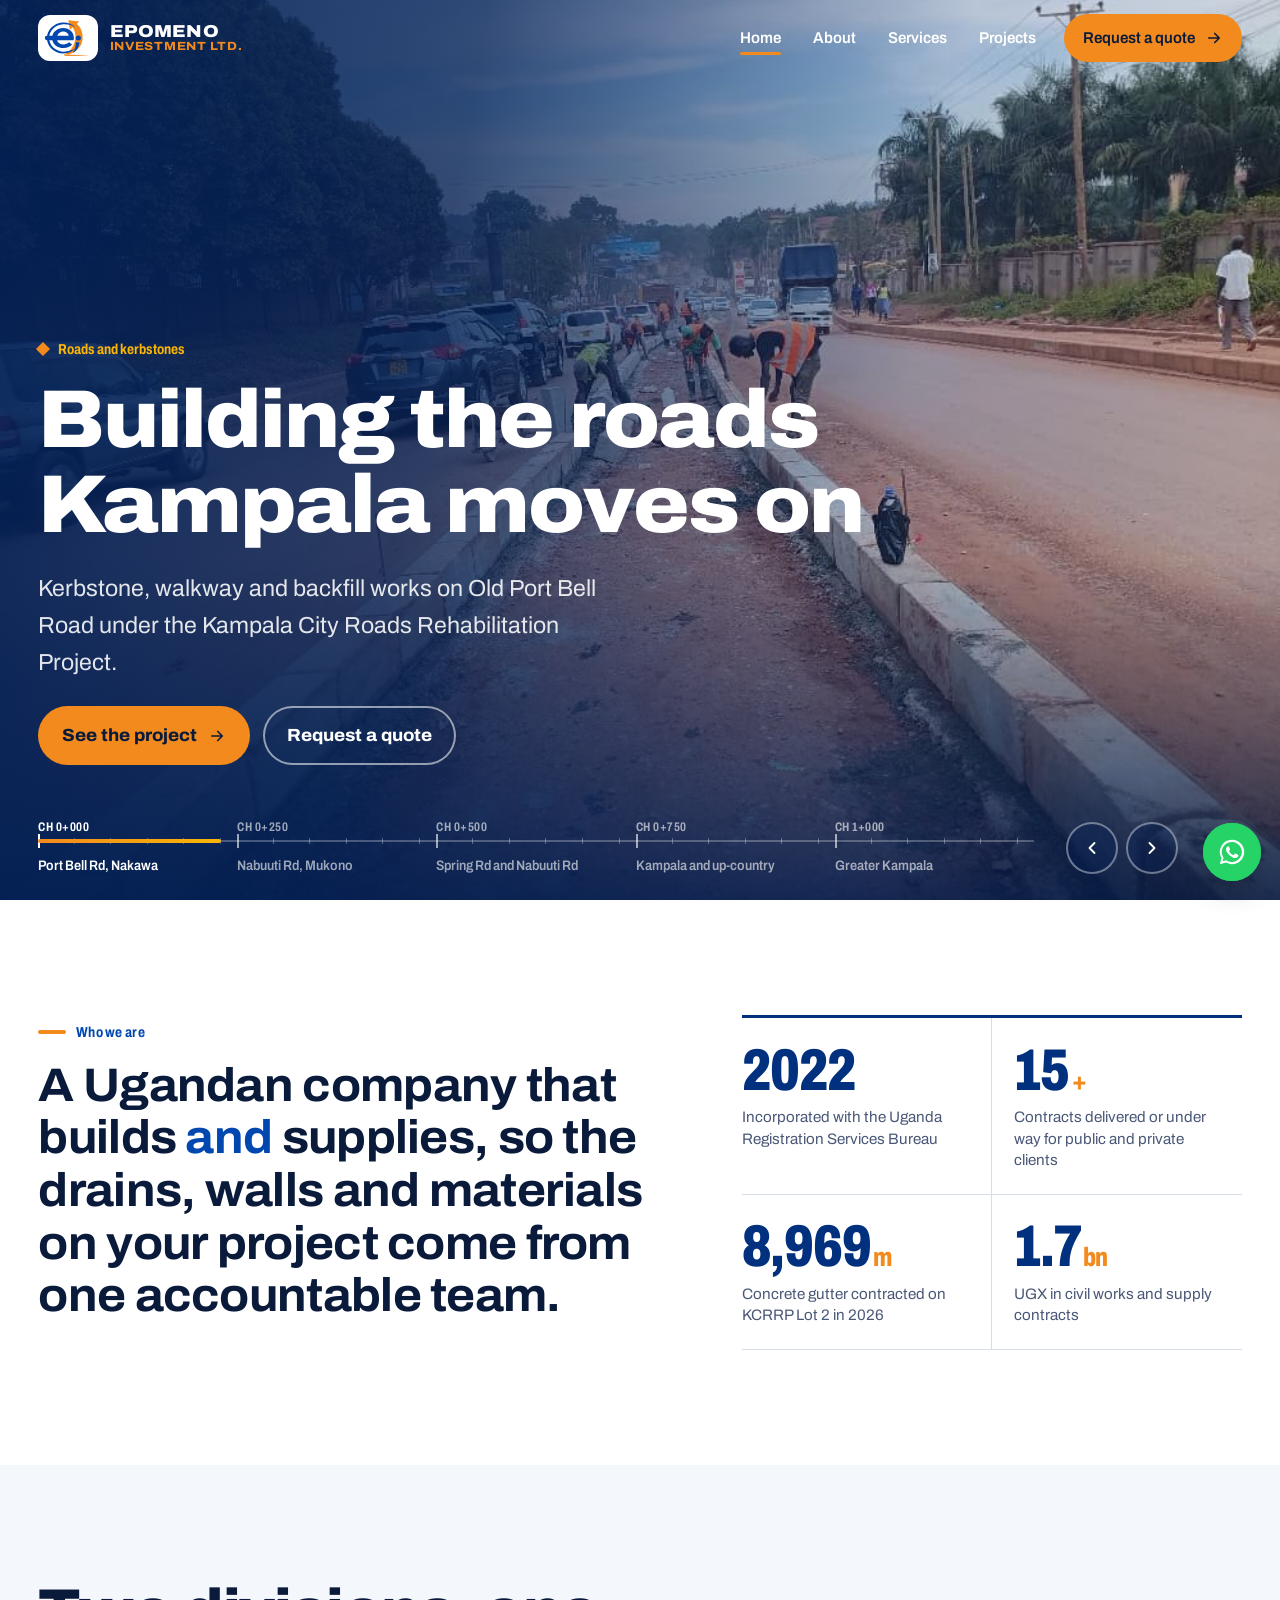
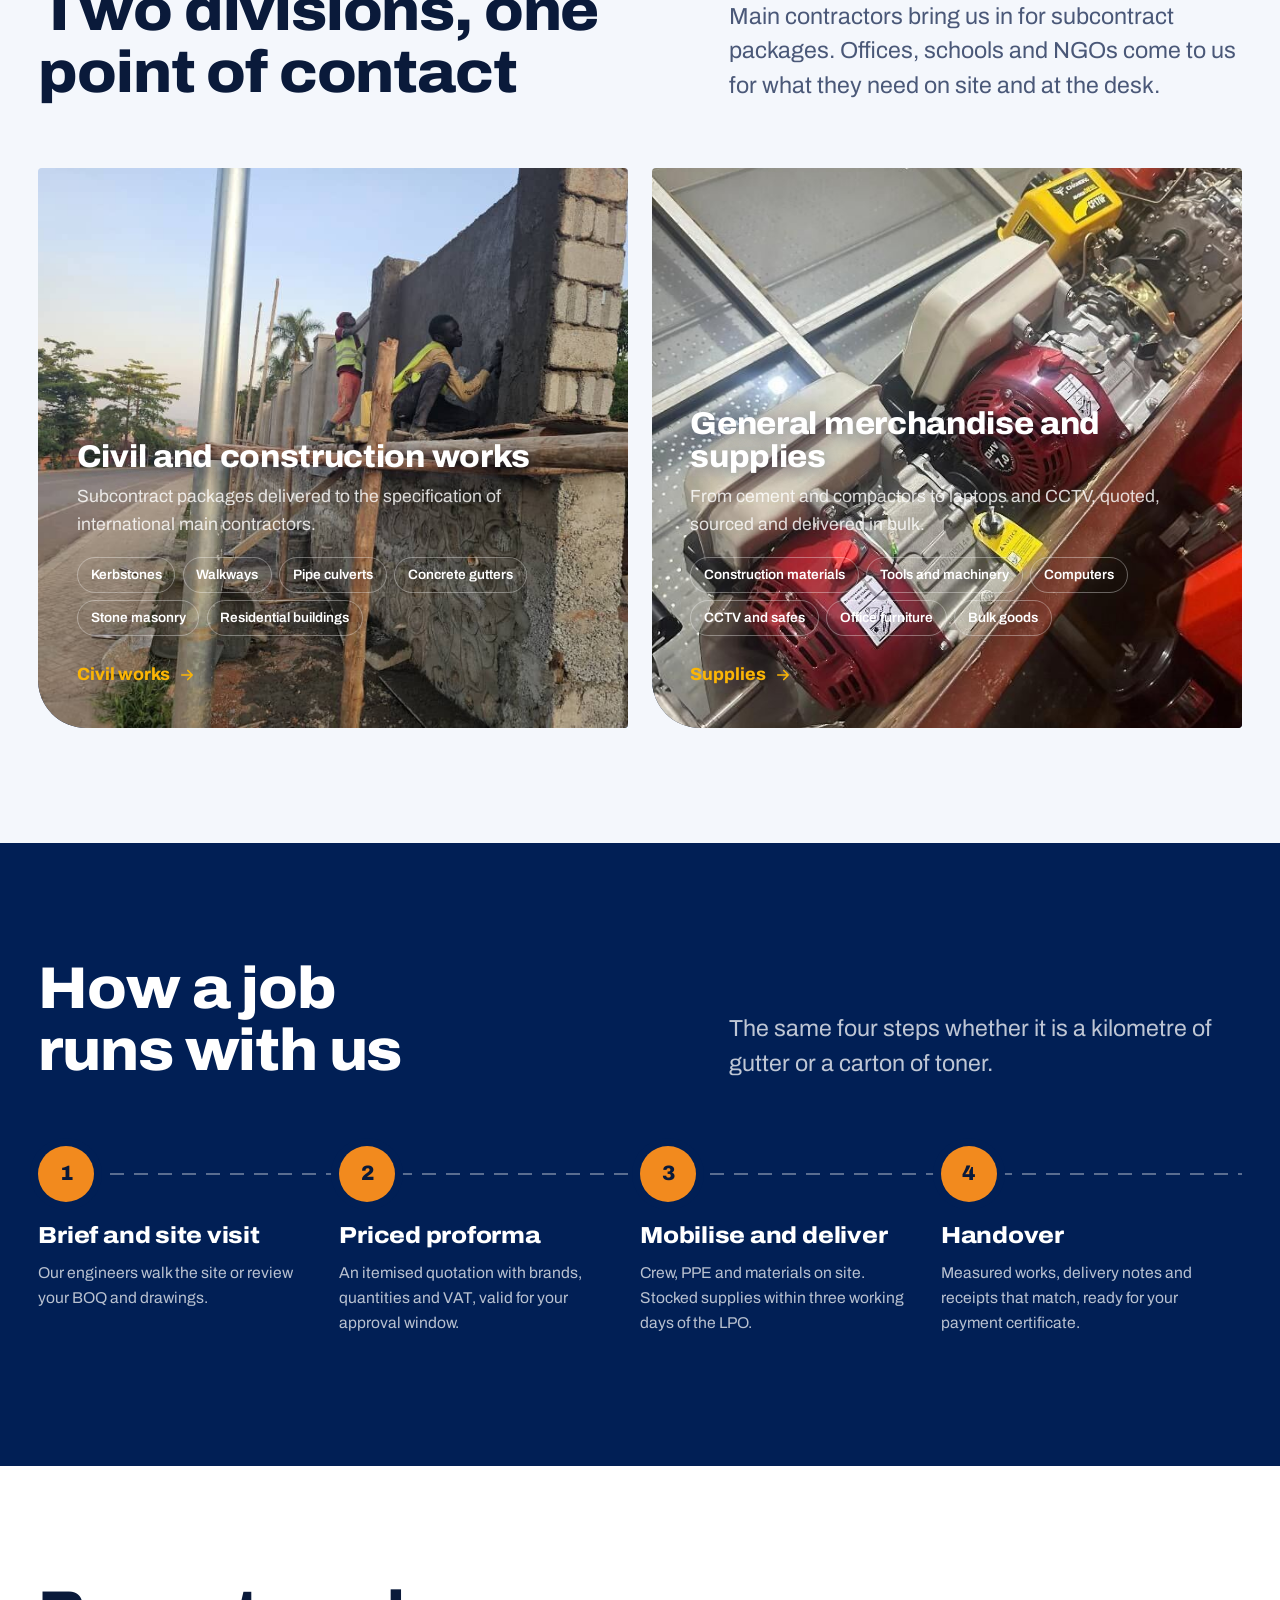
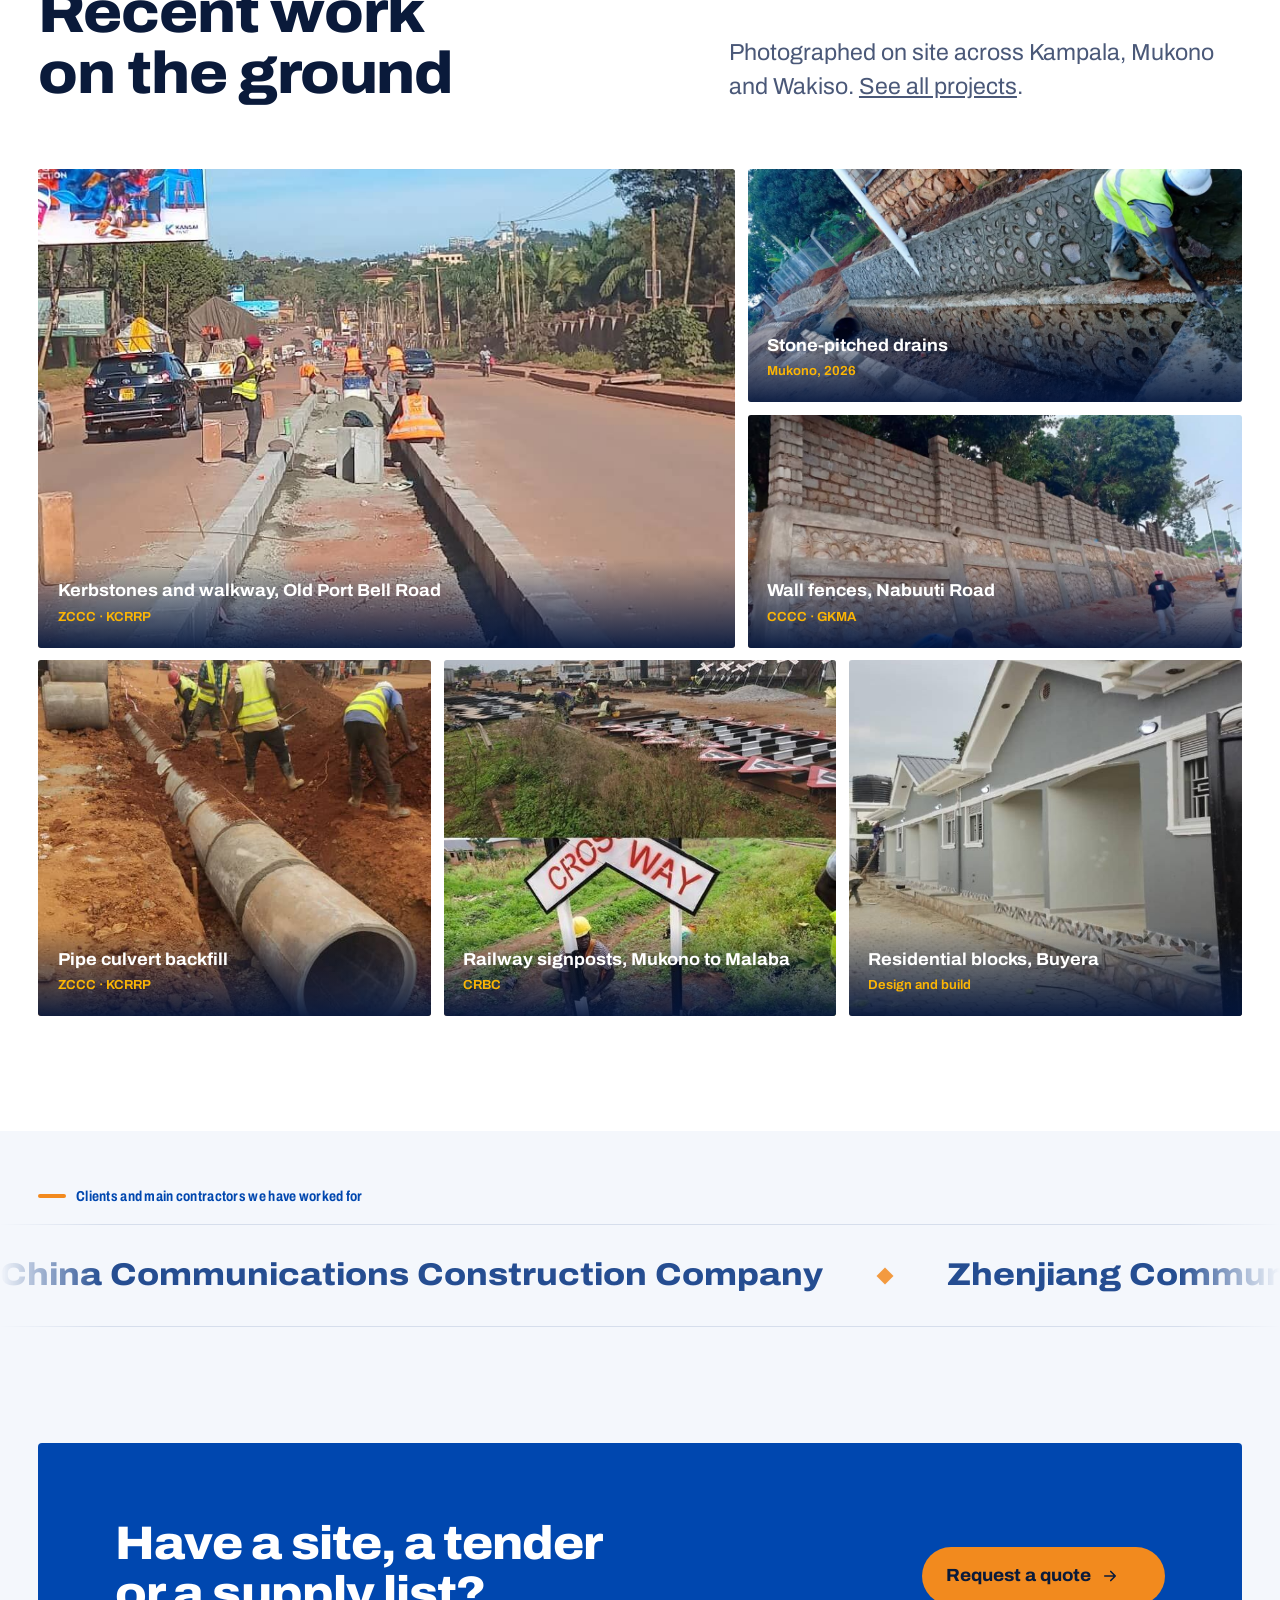
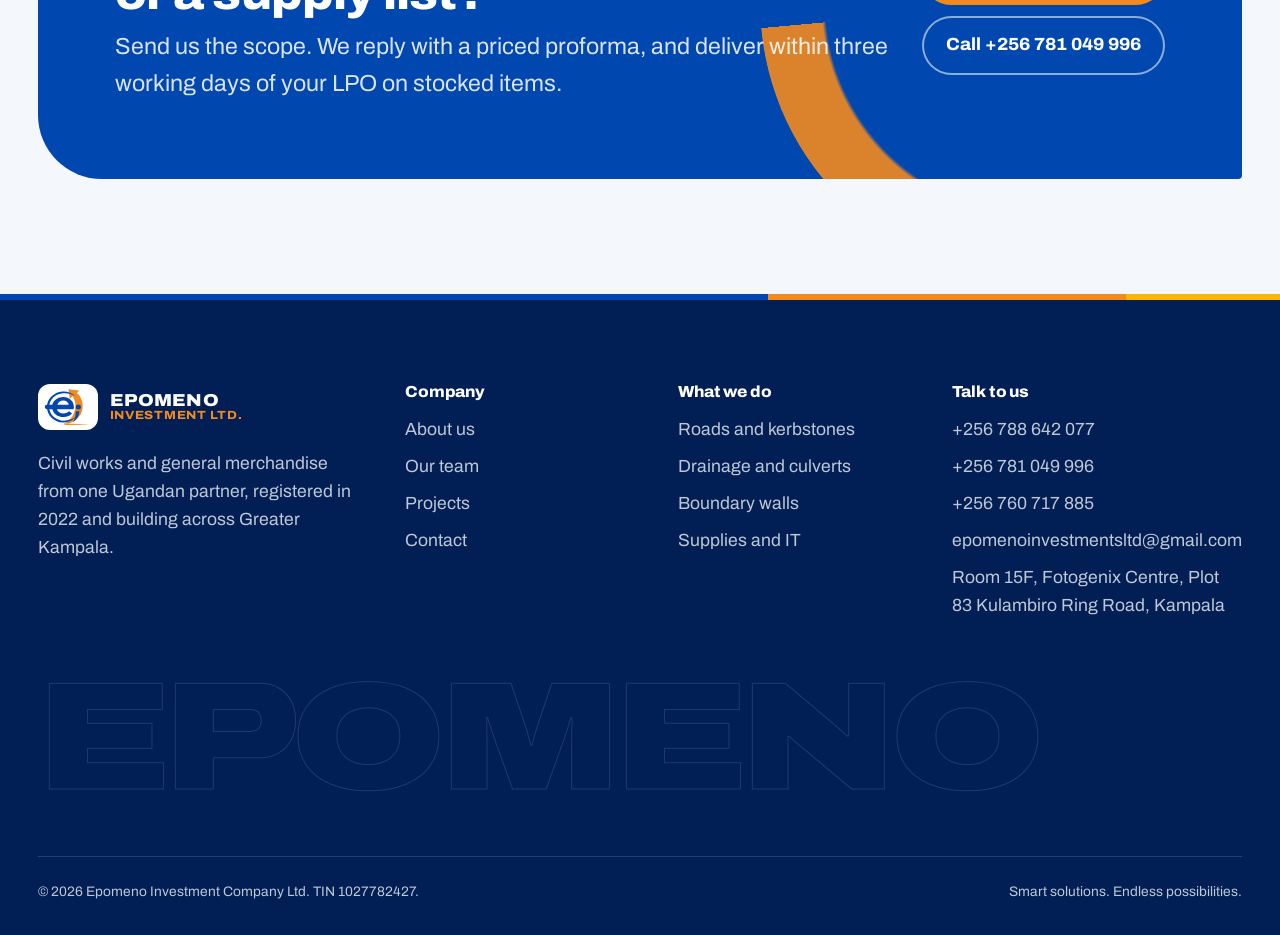
<file: index.html>
<!doctype html>
<html lang="en-UG" class="no-js">
<head>
<meta charset="utf-8">
<meta name="viewport" content="width=device-width, initial-scale=1">
<title>Epomeno Investment Ltd | Civil works and general supplies in Uganda</title>
<meta name="description" content="Ugandan contractor for roads, kerbstones, drainage, culverts and stone-masonry walls, and supplier of construction materials, machinery, computers and office goods.">
<meta name="theme-color" content="#01307E">
<link rel="canonical" href="https://odoema.github.io/epomeno/">
<meta property="og:type" content="website">
<meta property="og:site_name" content="Epomeno Investment Ltd">
<meta property="og:title" content="Epomeno Investment Ltd | Civil works and general supplies in Uganda">
<meta property="og:description" content="Ugandan contractor for roads, kerbstones, drainage, culverts and stone-masonry walls, and supplier of construction materials, machinery, computers and office goods.">
<meta property="og:image" content="https://odoema.github.io/epomeno/assets/img/kerbstone-port-bell.jpg">
<meta property="og:url" content="https://odoema.github.io/epomeno/">
<meta name="twitter:card" content="summary_large_image">
<link rel="icon" href="assets/img/logo-mark.svg" type="image/svg+xml">
<link rel="icon" href="assets/img/favicon-32.png" sizes="32x32" type="image/png">
<link rel="apple-touch-icon" href="assets/img/apple-touch-icon.png">
<link rel="manifest" href="site.webmanifest">
<link rel="preconnect" href="https://fonts.googleapis.com">
<link rel="preconnect" href="https://fonts.gstatic.com" crossorigin>
<link href="https://fonts.googleapis.com/css2?family=Archivo:wdth,wght@62..125,300..900&display=swap" rel="stylesheet">
<link rel="stylesheet" href="assets/css/styles.css?v=4">
<script type="application/ld+json">{"@context": "https://schema.org", "@type": "GeneralContractor", "name": "Epomeno Investment Ltd", "alternateName": "Epomeno Investment Company Limited", "url": "https://odoema.github.io/epomeno", "logo": "https://odoema.github.io/epomeno/assets/img/logo-mark.svg", "image": "https://odoema.github.io/epomeno/assets/img/kerbstone-port-bell.jpg", "email": "epomenoinvestmentsltd@gmail.com", "telephone": ["+256788642077", "+256781049996", "+256760717885", "+256757607644"], "foundingDate": "2022-08-03", "taxID": "1027782427", "address": {"@type": "PostalAddress", "streetAddress": "Room 15F, Fotogenix Centre, Plot 83 Kulambiro Ring Road", "addressLocality": "Kampala", "addressCountry": "UG", "postOfficeBoxNumber": "115665"}, "areaServed": "Uganda", "description": "Ugandan civil works contractor and general merchandise supplier: roads, kerbstones, drainage, boundary walls, buildings, construction materials, machinery, computers and office supplies."}</script>
</head>
<body>
<a class="skip" href="#main">Skip to content</a>
<div class="progress" aria-hidden="true"></div>
<header class="site-header">
  <div class="wrap">
    <a class="brand" href="index.html" aria-label="Epomeno Investment Ltd, home">
      <img src="assets/img/logo-mark.svg" alt="" width="58" height="45">
      <span class="brand-word"><b>EPOMENO</b><span>INVESTMENT LTD.</span></span>
    </a>
    <button class="menu-toggle" aria-label="Menu" aria-expanded="false" aria-controls="site-nav"><span></span><span></span><span></span></button>
    <nav class="nav" id="site-nav" aria-label="Main">
      <a href="index.html" aria-current="page">Home</a>
      <a href="about.html">About</a>
      <a href="services.html">Services</a>
      <a href="projects.html">Projects</a>
      <a class="btn" href="contact.html">Request a quote <svg viewBox="0 0 24 24" fill="none" stroke="currentColor" stroke-width="2.2" stroke-linecap="round" stroke-linejoin="round" aria-hidden="true"><path d="M5 12h14M13 6l6 6-6 6"/></svg></a>
    </nav>
  </div>
</header>

<main id="main">

<section class="hero on-dark" aria-roledescription="carousel" aria-label="Featured work" tabindex="-1">
  <div class="slides">
    <article class="slide is-active" aria-roledescription="slide" aria-label="1 of 5">
      <div class="slide-media"><img src="assets/img/kerbstone-port-bell.jpg" alt="Kerbstone installation along the median of Port Bell Road, Kampala, with workers setting stones between traffic lanes" fetchpriority="high"></div>
      <div class="slide-content wrap">
        <span class="slide-tag fade-up"><i></i>Roads and kerbstones</span>
        <h1><span class="rise"><span>Building the roads</span></span><span class="rise"><span>Kampala moves on</span></span></h1>
        <p class="fade-up">Kerbstone, walkway and backfill works on Old Port Bell Road under the Kampala City Roads Rehabilitation Project.</p>
        <div class="slide-actions fade-up">
          <a class="btn" href="projects.html">See the project <svg viewBox="0 0 24 24" fill="none" stroke="currentColor" stroke-width="2.2" stroke-linecap="round" stroke-linejoin="round" aria-hidden="true"><path d="M5 12h14M13 6l6 6-6 6"/></svg></a>
          <a class="btn btn--ghost" href="contact.html">Request a quote</a>
        </div>
      </div>
    </article>
    <article class="slide" aria-roledescription="slide" aria-label="2 of 5">
      <div class="slide-media"><img src="[data-uri]" data-src="assets/img/wall-fence-nabuuti.jpg" alt="Long stone-masonry boundary wall with plastered panels along a paved walkway on Nabuuti Road, Mukono"></div>
      <div class="slide-content wrap">
        <span class="slide-tag fade-up"><i></i>Stone masonry and walls</span>
        <p class="h1"><span class="rise"><span>Walls that hold</span></span><span class="rise"><span>their line</span></span></p>
        <p class="fade-up">Earthworks, stone masonry, blockwork and gates for wall fences along Nabuuti and Anthony Kame roads in Mukono.</p>
        <div class="slide-actions fade-up">
          <a class="btn" href="projects.html">See the project <svg viewBox="0 0 24 24" fill="none" stroke="currentColor" stroke-width="2.2" stroke-linecap="round" stroke-linejoin="round" aria-hidden="true"><path d="M5 12h14M13 6l6 6-6 6"/></svg></a>
          <a class="btn btn--ghost" href="contact.html">Request a quote</a>
        </div>
      </div>
    </article>
    <article class="slide" aria-roledescription="slide" aria-label="3 of 5">
      <div class="slide-media"><img src="[data-uri]" data-src="assets/img/culvert-backfill.jpg" alt="Large concrete pipe culvert laid in a deep red-earth trench along Nabuuti Road"></div>
      <div class="slide-content wrap">
        <span class="slide-tag fade-up"><i></i>Drainage and culverts</span>
        <p class="h1"><span class="rise"><span>Drainage built for</span></span><span class="rise"><span>the rainy season</span></span></p>
        <p class="fade-up">Pipe culverts, cross culverts, stone-pitched drains and cast in-situ concrete gutters for main contractors.</p>
        <div class="slide-actions fade-up">
          <a class="btn" href="projects.html">See the project <svg viewBox="0 0 24 24" fill="none" stroke="currentColor" stroke-width="2.2" stroke-linecap="round" stroke-linejoin="round" aria-hidden="true"><path d="M5 12h14M13 6l6 6-6 6"/></svg></a>
          <a class="btn btn--ghost" href="contact.html">Request a quote</a>
        </div>
      </div>
    </article>
    <article class="slide" aria-roledescription="slide" aria-label="4 of 5">
      <div class="slide-media"><img src="[data-uri]" data-src="assets/img/generators-1.jpg" alt="Row of new water pump engines and generators ready for delivery"></div>
      <div class="slide-content wrap">
        <span class="slide-tag fade-up"><i></i>Supplies and machinery</span>
        <p class="h1"><span class="rise"><span>Supplies that</span></span><span class="rise"><span>arrive on time</span></span></p>
        <p class="fade-up">Construction materials, tools, machinery, computers, CCTV and office supplies, sourced and delivered in bulk.</p>
        <div class="slide-actions fade-up">
          <a class="btn" href="services.html#supplies">Browse supplies <svg viewBox="0 0 24 24" fill="none" stroke="currentColor" stroke-width="2.2" stroke-linecap="round" stroke-linejoin="round" aria-hidden="true"><path d="M5 12h14M13 6l6 6-6 6"/></svg></a>
          <a class="btn btn--ghost" href="contact.html">Request a quote</a>
        </div>
      </div>
    </article>
    <article class="slide" aria-roledescription="slide" aria-label="5 of 5">
      <div class="slide-media"><img src="[data-uri]" data-src="assets/img/drain-retaining-wall.jpg" alt="Finished stone-pitched retaining wall and lined drain beside a road"></div>
      <div class="slide-content wrap">
        <span class="slide-tag fade-up"><i></i>One partner</span>
        <p class="h1"><span class="rise"><span>From groundwork</span></span><span class="rise"><span>to handover</span></span></p>
        <p class="fade-up">One team for the civil works and the materials behind them, run by registered engineers.</p>
        <div class="slide-actions fade-up">
          <a class="btn" href="projects.html">View our work <svg viewBox="0 0 24 24" fill="none" stroke="currentColor" stroke-width="2.2" stroke-linecap="round" stroke-linejoin="round" aria-hidden="true"><path d="M5 12h14M13 6l6 6-6 6"/></svg></a>
          <a class="btn btn--ghost" href="contact.html">Request a quote</a>
        </div>
      </div>
    </article>
  </div>
  <div class="chainage">
    <div class="wrap">
      <ol class="ruler" style="--n:5">
        <li><button type="button" aria-label="Show slide 1: Roads and kerbstones"><span class="ch">CH 0+000</span><span class="tick"><span class="fill"></span></span><span class="loc">Port Bell Rd, Nakawa</span></button></li>
        <li><button type="button" aria-label="Show slide 2: Stone masonry and walls"><span class="ch">CH 0+250</span><span class="tick"><span class="fill"></span></span><span class="loc">Nabuuti Rd, Mukono</span></button></li>
        <li><button type="button" aria-label="Show slide 3: Drainage and culverts"><span class="ch">CH 0+500</span><span class="tick"><span class="fill"></span></span><span class="loc">Spring Rd and Nabuuti Rd</span></button></li>
        <li><button type="button" aria-label="Show slide 4: Supplies and machinery"><span class="ch">CH 0+750</span><span class="tick"><span class="fill"></span></span><span class="loc">Kampala and up-country</span></button></li>
        <li><button type="button" aria-label="Show slide 5: One partner"><span class="ch">CH 1+000</span><span class="tick"><span class="fill"></span></span><span class="loc">Greater Kampala</span></button></li>
      </ol>
      <div class="slider-ctrl">
        <button type="button" class="slider-prev" aria-label="Previous slide"><svg viewBox="0 0 24 24" fill="none" stroke="currentColor" stroke-width="2.2" stroke-linecap="round" stroke-linejoin="round" aria-hidden="true"><path d="M15 18l-6-6 6-6"/></svg></button>
        <button type="button" class="slider-next" aria-label="Next slide"><svg viewBox="0 0 24 24" fill="none" stroke="currentColor" stroke-width="2.2" stroke-linecap="round" stroke-linejoin="round" aria-hidden="true"><path d="M9 18l6-6-6-6"/></svg></button>
      </div>
    </div>
  </div>
</section>


<section class="section section--white">
  <div class="wrap intro">
    <div class="reveal">
      <span class="kicker">Who we are</span>
      <p class="intro-statement">A Ugandan company that builds <em>and</em> supplies, so the drains, walls and materials on your project come from one accountable team.</p>
    </div>
    <div class="figures reveal-stagger">
      <div class="figure"><b>2022</b><span>Incorporated with the Uganda Registration Services Bureau</span></div>
      <div class="figure"><b><span data-count="15">15</span><small>+</small></b><span>Contracts delivered or under way for public and private clients</span></div>
      <div class="figure"><b><span data-count="9000">9,000</span><small>m</small></b><span>Concrete gutter contracted on KCRRP Lot 2 in 2026</span></div>
      <div class="figure"><b><span data-count="1.7">1.7</span><small>bn</small></b><span>UGX in civil works and supply contracts</span></div>
    </div>
  </div>
</section>

<section class="section">
  <div class="wrap">
    <div class="section-head">
      <h2 class="display reveal">Two divisions, one point of contact</h2>
      <p class="lead reveal">Main contractors bring us in for subcontract packages. Offices, schools and NGOs come to us for what they need on site and at the desk.</p>
    </div>
    <div class="divisions">
      <a class="division reveal" href="services.html#civil">
        <img src="assets/img/wall-plastering.jpg" alt="Masons plastering a boundary wall from timber scaffolding" loading="lazy">
        <h3>Civil and construction works</h3>
        <p>Subcontract packages delivered to the specification of international main contractors.</p>
        <ul><li>Kerbstones</li><li>Walkways</li><li>Pipe culverts</li><li>Concrete gutters</li><li>Stone masonry</li><li>Residential buildings</li></ul>
        <span class="more">Civil works <svg viewBox="0 0 24 24" fill="none" stroke="currentColor" stroke-width="2.2" stroke-linecap="round" stroke-linejoin="round" aria-hidden="true"><path d="M5 12h14M13 6l6 6-6 6"/></svg></span>
      </a>
      <a class="division reveal" href="services.html#supplies">
        <img src="assets/img/generators-2.jpg" alt="Water pump engines lined up for delivery" loading="lazy">
        <h3>General merchandise and supplies</h3>
        <p>From cement and compactors to laptops and CCTV, quoted, sourced and delivered in bulk.</p>
        <ul><li>Construction materials</li><li>Tools and machinery</li><li>Computers</li><li>CCTV and safes</li><li>Office furniture</li><li>Bulk goods</li></ul>
        <span class="more">Supplies <svg viewBox="0 0 24 24" fill="none" stroke="currentColor" stroke-width="2.2" stroke-linecap="round" stroke-linejoin="round" aria-hidden="true"><path d="M5 12h14M13 6l6 6-6 6"/></svg></span>
      </a>
    </div>
  </div>
</section>

<section class="section section--navy on-dark">
  <div class="wrap">
    <div class="section-head">
      <h2 class="display reveal">How a job runs with us</h2>
      <p class="lead reveal">The same four steps whether it is a kilometre of gutter or a carton of toner.</p>
    </div>
    <ol class="process reveal-stagger" style="list-style:none;padding:0;margin:0">
      <li class="step"><h3>Brief and site visit</h3><p>Our engineers walk the site or review your BOQ and drawings.</p></li>
      <li class="step"><h3>Priced proforma</h3><p>An itemised quotation with brands, quantities and VAT, valid for your approval window.</p></li>
      <li class="step"><h3>Mobilise and deliver</h3><p>Crew, PPE and materials on site. Stocked supplies within three working days of the LPO.</p></li>
      <li class="step"><h3>Handover</h3><p>Measured works, delivery notes and receipts that match, ready for your payment certificate.</p></li>
    </ol>
  </div>
</section>

<section class="section section--white">
  <div class="wrap">
    <div class="section-head">
      <h2 class="display reveal">Recent work on the ground</h2>
      <p class="lead reveal">Photographed on site across Kampala, Mukono and Wakiso. <a href="projects.html">See all projects</a>.</p>
    </div>
    <div class="mosaic reveal-stagger">
      <a class="tile t1" href="projects.html"><img src="assets/img/kerbstone-median.jpg" alt="Workers installing kerbstones along a dual carriageway median" loading="lazy"><span class="cap"><b>Kerbstones and walkway, Old Port Bell Road</b><span>ZCCC · KCRRP</span></span></a>
      <a class="tile t2" href="projects.html"><img src="assets/img/drain-masonry-work.jpg" alt="Mason finishing a stone-pitched drain wall" loading="lazy"><span class="cap"><b>Stone-pitched drains</b><span>Mukono, 2026</span></span></a>
      <a class="tile t3" href="projects.html"><img src="assets/img/wall-fence-mukono.jpg" alt="Completed stone and block wall fence beside a paved walkway" loading="lazy"><span class="cap"><b>Wall fences, Nabuuti Road</b><span>CCCC · GKMA</span></span></a>
      <a class="tile t4" href="projects.html"><img src="assets/img/culvert-crew.jpg" alt="Crew backfilling around concrete pipe culverts" loading="lazy"><span class="cap"><b>Pipe culvert backfill</b><span>ZCCC · KCRRP</span></span></a>
      <a class="tile t5" href="projects.html"><img src="assets/img/railway-signposts.jpg" alt="Railway signposts prefabricated and installed at a level crossing" loading="lazy"><span class="cap"><b>Railway signposts, Mukono to Malaba</b><span>CRBC</span></span></a>
      <a class="tile t6" href="projects.html"><img src="assets/img/residential-buyera-1.jpg" alt="Completed grey residential block with paved compound" loading="lazy"><span class="cap"><b>Residential blocks, Buyera</b><span>Design and build</span></span></a>
    </div>
  </div>
</section>

<section class="section section--tight" aria-label="Clients">
  <div class="wrap"><span class="kicker">Clients and main contractors we have worked for</span></div>
  <div class="marquee"><div class="marquee-track"><span>China Communications Construction Company</span><span>Zhenjiang Communication Construction Co.</span><span>China Road and Bridge Corporation</span><span>Ministry of Health</span><span>Water For People Uganda</span><span>Dakrib Consults Ltd</span><span>Wanjohi Mutonyi Consults</span><span>AKBA Machineries</span><span>Q Feed</span><span>Maranatha</span><span aria-hidden="true">China Communications Construction Company</span><span aria-hidden="true">Zhenjiang Communication Construction Co.</span><span aria-hidden="true">China Road and Bridge Corporation</span><span aria-hidden="true">Ministry of Health</span><span aria-hidden="true">Water For People Uganda</span><span aria-hidden="true">Dakrib Consults Ltd</span><span aria-hidden="true">Wanjohi Mutonyi Consults</span><span aria-hidden="true">AKBA Machineries</span><span aria-hidden="true">Q Feed</span><span aria-hidden="true">Maranatha</span></div></div>
</section>

<section class="section">
  <div class="wrap">
    <div class="cta-band reveal">
      <div>
        <h2 class="display">Have a site, a tender or a supply list?</h2>
        <p>Send us the scope. We reply with a priced proforma, and deliver within three working days of your LPO on stocked items.</p>
      </div>
      <div class="actions">
        <a class="btn" href="contact.html">Request a quote <svg viewBox="0 0 24 24" fill="none" stroke="currentColor" stroke-width="2.2" stroke-linecap="round" stroke-linejoin="round" aria-hidden="true"><path d="M5 12h14M13 6l6 6-6 6"/></svg></a>
        <a class="btn btn--ghost" href="tel:+256781049996">Call +256 781 049 996</a>
      </div>
    </div>
  </div>
</section>

</main>

<footer class="site-footer on-dark">
  <div class="wrap">
    <div class="footer-top">
      <div class="footer-brand">
        <a class="brand" href="index.html" aria-label="Epomeno Investment Ltd, home">
          <img src="assets/img/logo-mark.svg" alt="" width="58" height="45">
          <span class="brand-word"><b>EPOMENO</b><span>INVESTMENT LTD.</span></span>
        </a>
        <p>Civil works and general merchandise from one Ugandan partner, registered in 2022 and building across Greater Kampala.</p>
      </div>
      <div>
        <h4>Company</h4>
        <ul>
          <li><a href="about.html">About us</a></li>
          <li><a href="about.html#team">Our team</a></li>
          <li><a href="projects.html">Projects</a></li>
          <li><a href="contact.html">Contact</a></li>
        </ul>
      </div>
      <div>
        <h4>What we do</h4>
        <ul>
          <li><a href="services.html#civil">Roads and kerbstones</a></li>
          <li><a href="services.html#civil">Drainage and culverts</a></li>
          <li><a href="services.html#civil">Boundary walls</a></li>
          <li><a href="services.html#supplies">Supplies and IT</a></li>
        </ul>
      </div>
      <div>
        <h4>Talk to us</h4>
        <ul>
          <li><a href="tel:+256788642077">+256 788 642 077</a></li>
          <li><a href="tel:+256781049996">+256 781 049 996</a></li>
          <li><a href="tel:+256760717885">+256 760 717 885</a></li>
          <li><a href="mailto:epomenoinvestmentsltd@gmail.com">epomenoinvestmentsltd@gmail.com</a></li>
          <li>Room 15F, Fotogenix Centre, Plot 83 Kulambiro Ring Road, Kampala</li>
        </ul>
      </div>
    </div>
    <p class="footer-word" aria-hidden="true">EPOMENO</p>
    <div class="footer-bottom">
      <span>© <span data-year>2026</span> Epomeno Investment Company Ltd. TIN 1027782427.</span>
      <span>Smart solutions. Endless possibilities.</span>
    </div>
  </div>
</footer>
<a class="wa-float" href="https://wa.me/256757607644" target="_blank" rel="noopener" aria-label="Chat with us on WhatsApp"><svg viewBox="0 0 32 32" fill="currentColor" aria-hidden="true"><path d="M16 3a13 13 0 0 0-11.2 19.6L3 29l6.6-1.7A13 13 0 1 0 16 3zm0 23.7c-2 0-4-.6-5.7-1.6l-.4-.2-3.9 1 1-3.8-.3-.4A10.7 10.7 0 1 1 16 26.7zm5.9-8c-.3-.2-1.9-1-2.2-1s-.5-.2-.7.2l-1 1.2c-.2.2-.4.2-.7.1a8.8 8.8 0 0 1-4.4-3.8c-.3-.6.3-.5 1-1.7.1-.2 0-.4 0-.6l-1-2.4c-.3-.6-.5-.5-.7-.5h-.6c-.2 0-.6.1-.9.4s-1.1 1.1-1.1 2.7 1.2 3.1 1.3 3.3c.2.2 2.3 3.5 5.5 4.9 2 .9 2.8 1 3.9.8.6-.1 1.9-.8 2.2-1.5.3-.8.3-1.4.2-1.5l-.8-.6z"/></svg></a>
<button class="to-top" aria-label="Back to top"><svg viewBox="0 0 24 24" fill="none" stroke="currentColor" stroke-width="2.2" stroke-linecap="round" stroke-linejoin="round" aria-hidden="true"><path d="M18 15l-6-6-6 6"/></svg></button>
<script src="assets/js/main.js?v=4" defer></script>
</body>
</html>
</file>
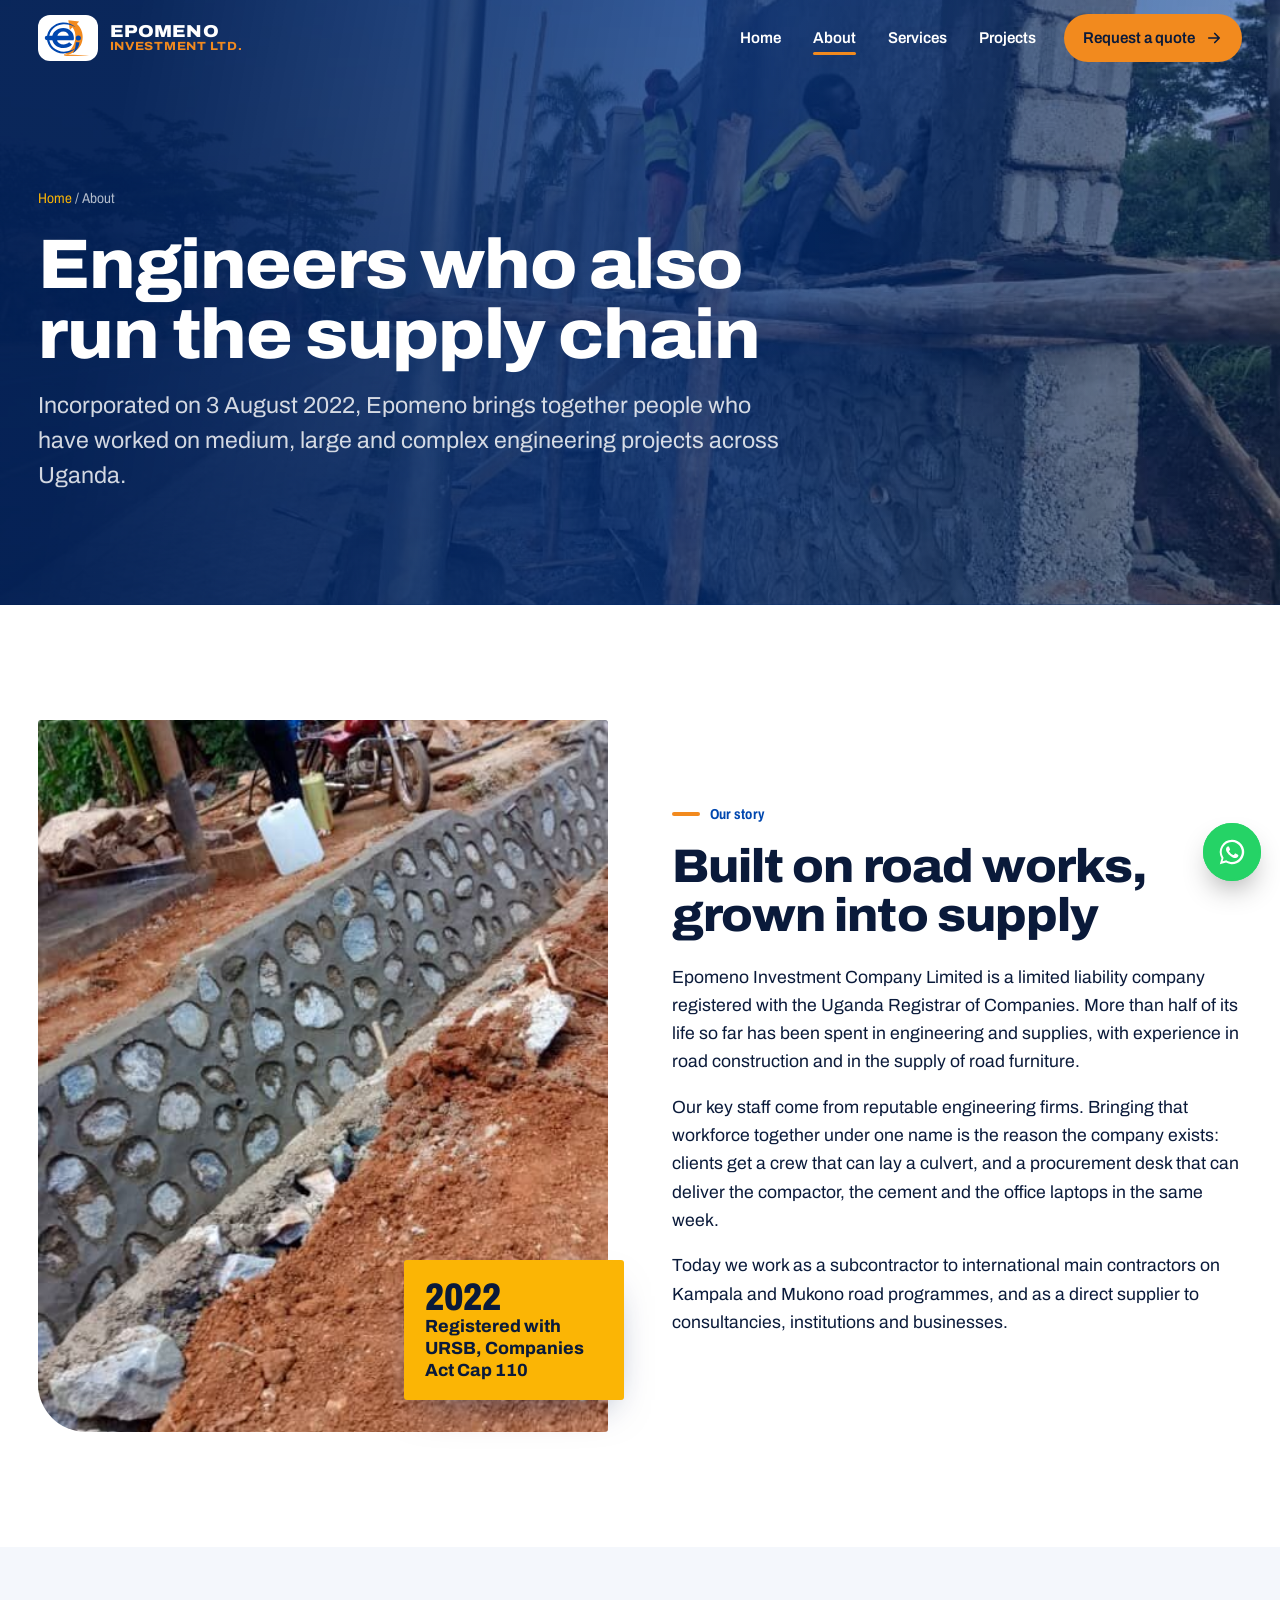
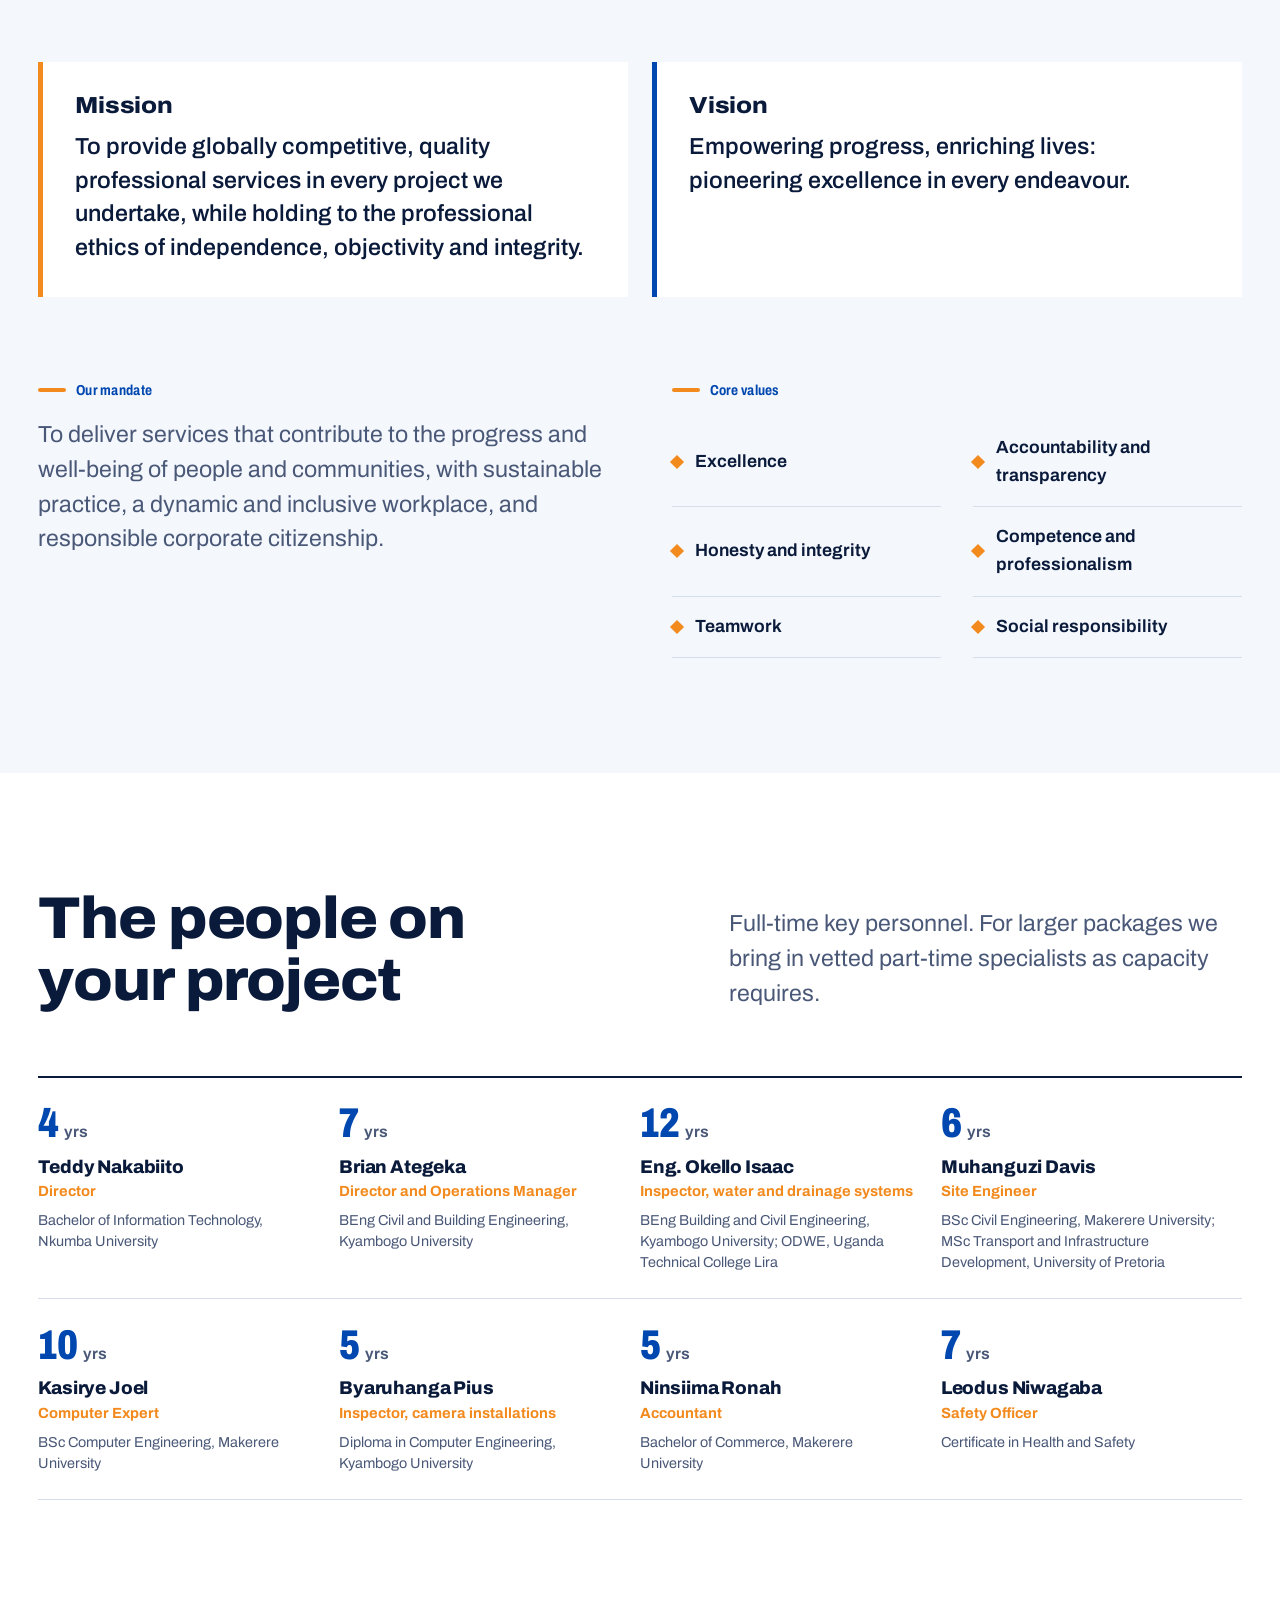
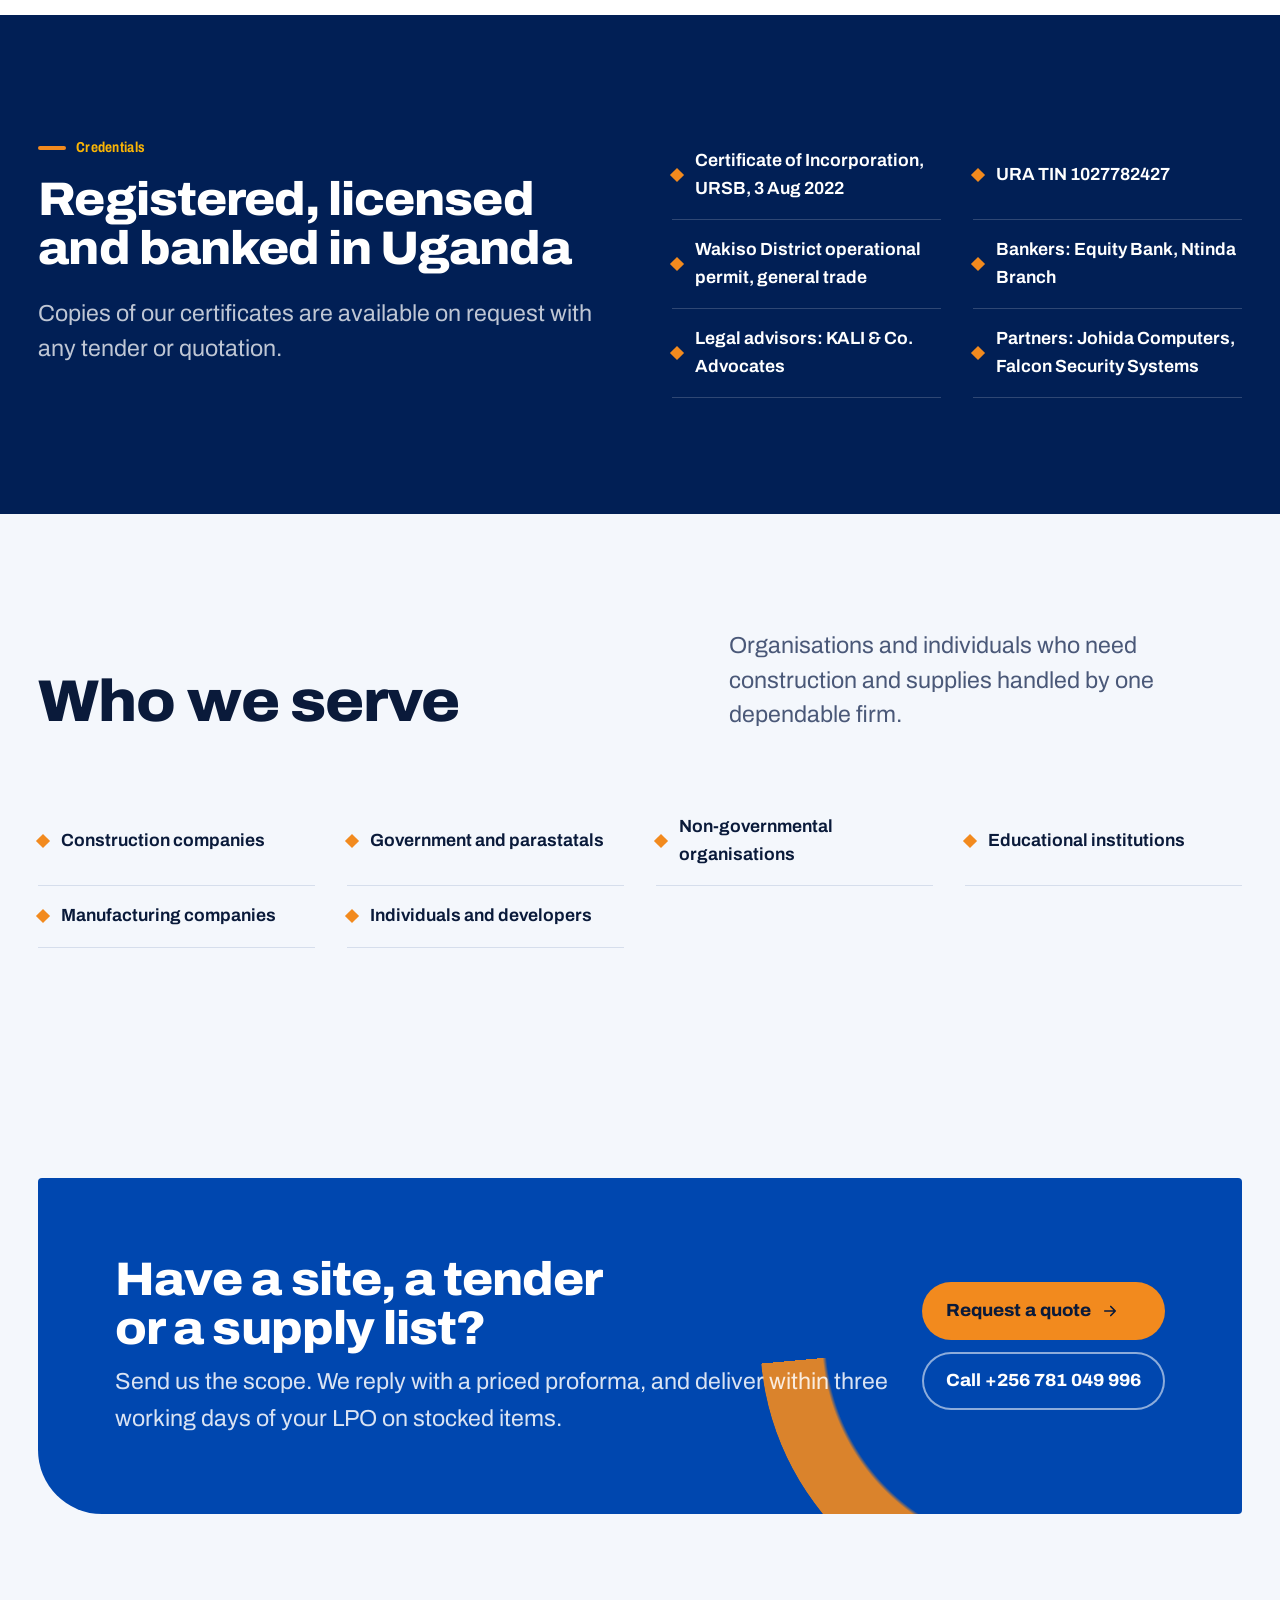
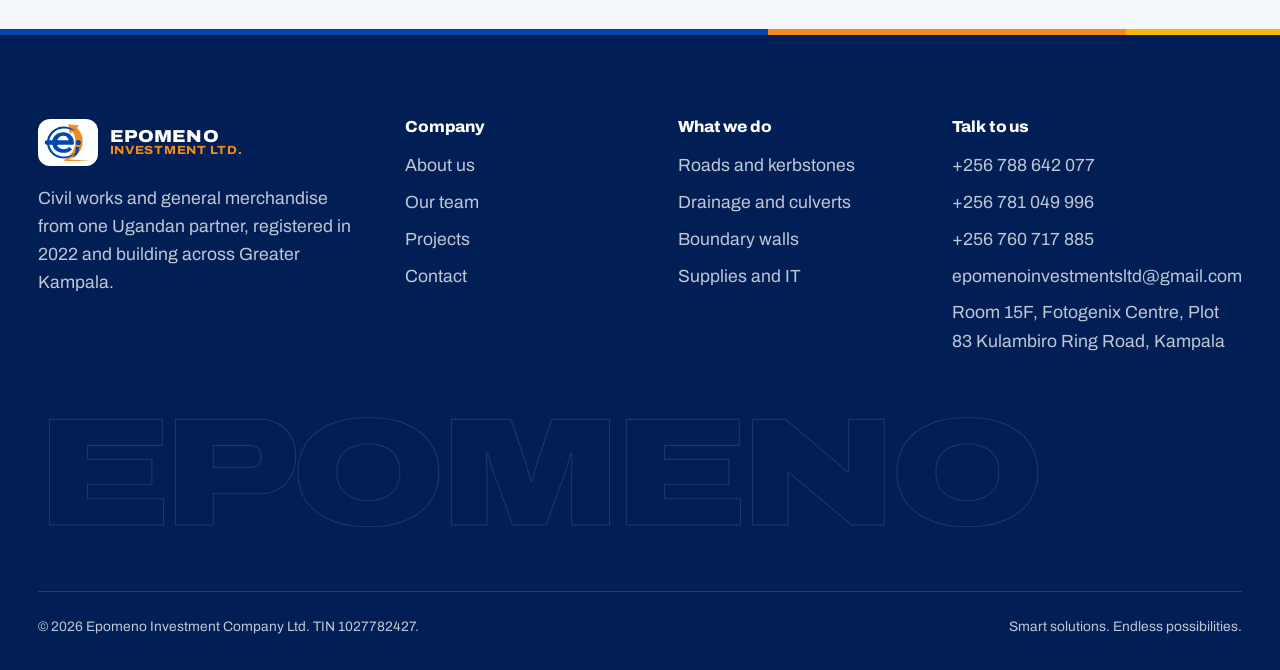
<file: about.html>
<!doctype html>
<html lang="en-UG" class="no-js">
<head>
<meta charset="utf-8">
<meta name="viewport" content="width=device-width, initial-scale=1">
<title>About us | Epomeno Investment Ltd</title>
<meta name="description" content="Epomeno Investment Ltd is a Ugandan limited company, incorporated in 2022, delivering civil works and general merchandise with engineers from Kyambogo and Makerere.">
<meta name="theme-color" content="#01307E">
<link rel="canonical" href="https://odoema.github.io/epomeno/about.html">
<meta property="og:type" content="website">
<meta property="og:site_name" content="Epomeno Investment Ltd">
<meta property="og:title" content="About us | Epomeno Investment Ltd">
<meta property="og:description" content="Epomeno Investment Ltd is a Ugandan limited company, incorporated in 2022, delivering civil works and general merchandise with engineers from Kyambogo and Makerere.">
<meta property="og:image" content="https://odoema.github.io/epomeno/assets/img/wall-plastering.jpg">
<meta property="og:url" content="https://odoema.github.io/epomeno/about.html">
<meta name="twitter:card" content="summary_large_image">
<link rel="icon" href="assets/img/logo-mark.svg" type="image/svg+xml">
<link rel="icon" href="assets/img/favicon-32.png" sizes="32x32" type="image/png">
<link rel="apple-touch-icon" href="assets/img/apple-touch-icon.png">
<link rel="manifest" href="site.webmanifest">
<link rel="preconnect" href="https://fonts.googleapis.com">
<link rel="preconnect" href="https://fonts.gstatic.com" crossorigin>
<link href="https://fonts.googleapis.com/css2?family=Archivo:wdth,wght@62..125,300..900&display=swap" rel="stylesheet">
<link rel="stylesheet" href="assets/css/styles.css?v=4">
<script type="application/ld+json">{"@context": "https://schema.org", "@type": "GeneralContractor", "name": "Epomeno Investment Ltd", "alternateName": "Epomeno Investment Company Limited", "url": "https://odoema.github.io/epomeno", "logo": "https://odoema.github.io/epomeno/assets/img/logo-mark.svg", "image": "https://odoema.github.io/epomeno/assets/img/wall-plastering.jpg", "email": "epomenoinvestmentsltd@gmail.com", "telephone": ["+256788642077", "+256781049996", "+256760717885", "+256757607644"], "foundingDate": "2022-08-03", "taxID": "1027782427", "address": {"@type": "PostalAddress", "streetAddress": "Room 15F, Fotogenix Centre, Plot 83 Kulambiro Ring Road", "addressLocality": "Kampala", "addressCountry": "UG", "postOfficeBoxNumber": "115665"}, "areaServed": "Uganda", "description": "Ugandan civil works contractor and general merchandise supplier: roads, kerbstones, drainage, boundary walls, buildings, construction materials, machinery, computers and office supplies."}</script>
</head>
<body>
<a class="skip" href="#main">Skip to content</a>
<div class="progress" aria-hidden="true"></div>
<header class="site-header">
  <div class="wrap">
    <a class="brand" href="index.html" aria-label="Epomeno Investment Ltd, home">
      <img src="assets/img/logo-mark.svg" alt="" width="58" height="45">
      <span class="brand-word"><b>EPOMENO</b><span>INVESTMENT LTD.</span></span>
    </a>
    <button class="menu-toggle" aria-label="Menu" aria-expanded="false" aria-controls="site-nav"><span></span><span></span><span></span></button>
    <nav class="nav" id="site-nav" aria-label="Main">
      <a href="index.html">Home</a>
      <a href="about.html" aria-current="page">About</a>
      <a href="services.html">Services</a>
      <a href="projects.html">Projects</a>
      <a class="btn" href="contact.html">Request a quote <svg viewBox="0 0 24 24" fill="none" stroke="currentColor" stroke-width="2.2" stroke-linecap="round" stroke-linejoin="round" aria-hidden="true"><path d="M5 12h14M13 6l6 6-6 6"/></svg></a>
    </nav>
  </div>
</header>

<section class="page-hero on-dark">
  <img src="assets/img/wall-plastering.jpg" alt="Masons plastering a stone-masonry boundary wall from timber scaffolding" fetchpriority="high">
  <div class="wrap">
    <p class="crumbs"><a href="index.html">Home</a> / About</p>
    <h1 class="display">Engineers who also run the supply chain</h1>
    <p class="lead">Incorporated on 3 August 2022, Epomeno brings together people who have worked on medium, large and complex engineering projects across Uganda.</p>
  </div>
</section>

<main id="main">
<section class="section section--white">
  <div class="wrap split">
    <div class="split-media reveal">
      <img src="assets/img/stone-pitching.jpg" alt="Freshly finished stone-pitched wall with weep holes on a sloping site" loading="lazy">
      <div class="stamp"><b>2022</b>Registered with URSB, Companies Act Cap 110</div>
    </div>
    <div class="reveal">
      <span class="kicker">Our story</span>
      <h2 class="display" style="font-size:var(--step-3)">Built on road works, grown into supply</h2>
      <p>Epomeno Investment Company Limited is a limited liability company registered with the Uganda Registrar of Companies. More than half of its life so far has been spent in engineering and supplies, with experience in road construction and in the supply of road furniture.</p>
      <p>Our key staff come from reputable engineering firms. Bringing that workforce together under one name is the reason the company exists: clients get a crew that can lay a culvert, and a procurement desk that can deliver the compactor, the cement and the office laptops in the same week.</p>
      <p>Today we work as a subcontractor to international main contractors on Kampala and Mukono road programmes, and as a direct supplier to consultancies, institutions and businesses.</p>
    </div>
  </div>
</section>

<section class="section">
  <div class="wrap">
    <div class="vm reveal-stagger">
      <div><h3>Mission</h3><p>To provide globally competitive, quality professional services in every project we undertake, while holding to the professional ethics of independence, objectivity and integrity.</p></div>
      <div><h3>Vision</h3><p>Empowering progress, enriching lives: pioneering excellence in every endeavour.</p></div>
    </div>
    <div class="split split--top" style="margin-top:clamp(3rem,6vw,5rem)">
      <div class="reveal">
        <span class="kicker">Our mandate</span>
        <p class="lead">To deliver services that contribute to the progress and well-being of people and communities, with sustainable practice, a dynamic and inclusive workplace, and responsible corporate citizenship.</p>
      </div>
      <div class="reveal">
        <span class="kicker">Core values</span>
        <ul class="values"><li>Excellence</li><li>Accountability and transparency</li><li>Honesty and integrity</li><li>Competence and professionalism</li><li>Teamwork</li><li>Social responsibility</li></ul>
      </div>
    </div>
  </div>
</section>

<section class="section section--white" id="team">
  <div class="wrap">
    <div class="section-head">
      <h2 class="display reveal">The people on your project</h2>
      <p class="lead reveal">Full-time key personnel. For larger packages we bring in vetted part-time specialists as capacity requires.</p>
    </div>
    <div class="team reveal-stagger">
      <article class="member"><div class="yrs">4<small>yrs</small></div><h3>Teddy Nakabiito</h3><div class="role">Director</div><p>Bachelor of Information Technology, Nkumba University</p></article>
      <article class="member"><div class="yrs">7<small>yrs</small></div><h3>Brian Ategeka</h3><div class="role">Director and Operations Manager</div><p>BEng Civil and Building Engineering, Kyambogo University</p></article>
      <article class="member"><div class="yrs">12<small>yrs</small></div><h3>Eng. Okello Isaac</h3><div class="role">Inspector, water and drainage systems</div><p>BEng Building and Civil Engineering, Kyambogo University; ODWE, Uganda Technical College Lira</p></article>
      <article class="member"><div class="yrs">6<small>yrs</small></div><h3>Muhanguzi Davis</h3><div class="role">Site Engineer</div><p>BSc Civil Engineering, Makerere University; MSc Transport and Infrastructure Development, University of Pretoria</p></article>
      <article class="member"><div class="yrs">10<small>yrs</small></div><h3>Kasirye Joel</h3><div class="role">Computer Expert</div><p>BSc Computer Engineering, Makerere University</p></article>
      <article class="member"><div class="yrs">5<small>yrs</small></div><h3>Byaruhanga Pius</h3><div class="role">Inspector, camera installations</div><p>Diploma in Computer Engineering, Kyambogo University</p></article>
      <article class="member"><div class="yrs">5<small>yrs</small></div><h3>Ninsiima Ronah</h3><div class="role">Accountant</div><p>Bachelor of Commerce, Makerere University</p></article>
      <article class="member"><div class="yrs">7<small>yrs</small></div><h3>Leodus Niwagaba</h3><div class="role">Safety Officer</div><p>Certificate in Health and Safety</p></article>
    </div>
  </div>
</section>

<section class="section section--navy on-dark">
  <div class="wrap split split--top">
    <div class="reveal">
      <span class="kicker">Credentials</span>
      <h2 class="display" style="font-size:var(--step-3)">Registered, licensed and banked in Uganda</h2>
      <p class="lead">Copies of our certificates are available on request with any tender or quotation.</p>
    </div>
    <ul class="values reveal">
      <li>Certificate of Incorporation, URSB, 3 Aug 2022</li>
      <li>URA TIN 1027782427</li>
      <li>Wakiso District operational permit, general trade</li>
      <li>Bankers: Equity Bank, Ntinda Branch</li>
      <li>Legal advisors: KALI &amp; Co. Advocates</li>
      <li>Partners: Johida Computers, Falcon Security Systems</li>
    </ul>
  </div>
</section>

<section class="section">
  <div class="wrap">
    <div class="section-head">
      <h2 class="display reveal">Who we serve</h2>
      <p class="lead reveal">Organisations and individuals who need construction and supplies handled by one dependable firm.</p>
    </div>
    <ul class="values reveal-stagger" style="grid-template-columns:repeat(auto-fit,minmax(240px,1fr))">
      <li>Construction companies</li><li>Government and parastatals</li><li>Non-governmental organisations</li>
      <li>Educational institutions</li><li>Manufacturing companies</li><li>Individuals and developers</li>
    </ul>
  </div>
</section>

<section class="section">
  <div class="wrap">
    <div class="cta-band reveal">
      <div>
        <h2 class="display">Have a site, a tender or a supply list?</h2>
        <p>Send us the scope. We reply with a priced proforma, and deliver within three working days of your LPO on stocked items.</p>
      </div>
      <div class="actions">
        <a class="btn" href="contact.html">Request a quote <svg viewBox="0 0 24 24" fill="none" stroke="currentColor" stroke-width="2.2" stroke-linecap="round" stroke-linejoin="round" aria-hidden="true"><path d="M5 12h14M13 6l6 6-6 6"/></svg></a>
        <a class="btn btn--ghost" href="tel:+256781049996">Call +256 781 049 996</a>
      </div>
    </div>
  </div>
</section>

</main>

<footer class="site-footer on-dark">
  <div class="wrap">
    <div class="footer-top">
      <div class="footer-brand">
        <a class="brand" href="index.html" aria-label="Epomeno Investment Ltd, home">
          <img src="assets/img/logo-mark.svg" alt="" width="58" height="45">
          <span class="brand-word"><b>EPOMENO</b><span>INVESTMENT LTD.</span></span>
        </a>
        <p>Civil works and general merchandise from one Ugandan partner, registered in 2022 and building across Greater Kampala.</p>
      </div>
      <div>
        <h4>Company</h4>
        <ul>
          <li><a href="about.html">About us</a></li>
          <li><a href="about.html#team">Our team</a></li>
          <li><a href="projects.html">Projects</a></li>
          <li><a href="contact.html">Contact</a></li>
        </ul>
      </div>
      <div>
        <h4>What we do</h4>
        <ul>
          <li><a href="services.html#civil">Roads and kerbstones</a></li>
          <li><a href="services.html#civil">Drainage and culverts</a></li>
          <li><a href="services.html#civil">Boundary walls</a></li>
          <li><a href="services.html#supplies">Supplies and IT</a></li>
        </ul>
      </div>
      <div>
        <h4>Talk to us</h4>
        <ul>
          <li><a href="tel:+256788642077">+256 788 642 077</a></li>
          <li><a href="tel:+256781049996">+256 781 049 996</a></li>
          <li><a href="tel:+256760717885">+256 760 717 885</a></li>
          <li><a href="mailto:epomenoinvestmentsltd@gmail.com">epomenoinvestmentsltd@gmail.com</a></li>
          <li>Room 15F, Fotogenix Centre, Plot 83 Kulambiro Ring Road, Kampala</li>
        </ul>
      </div>
    </div>
    <p class="footer-word" aria-hidden="true">EPOMENO</p>
    <div class="footer-bottom">
      <span>© <span data-year>2026</span> Epomeno Investment Company Ltd. TIN 1027782427.</span>
      <span>Smart solutions. Endless possibilities.</span>
    </div>
  </div>
</footer>
<a class="wa-float" href="https://wa.me/256757607644" target="_blank" rel="noopener" aria-label="Chat with us on WhatsApp"><svg viewBox="0 0 32 32" fill="currentColor" aria-hidden="true"><path d="M16 3a13 13 0 0 0-11.2 19.6L3 29l6.6-1.7A13 13 0 1 0 16 3zm0 23.7c-2 0-4-.6-5.7-1.6l-.4-.2-3.9 1 1-3.8-.3-.4A10.7 10.7 0 1 1 16 26.7zm5.9-8c-.3-.2-1.9-1-2.2-1s-.5-.2-.7.2l-1 1.2c-.2.2-.4.2-.7.1a8.8 8.8 0 0 1-4.4-3.8c-.3-.6.3-.5 1-1.7.1-.2 0-.4 0-.6l-1-2.4c-.3-.6-.5-.5-.7-.5h-.6c-.2 0-.6.1-.9.4s-1.1 1.1-1.1 2.7 1.2 3.1 1.3 3.3c.2.2 2.3 3.5 5.5 4.9 2 .9 2.8 1 3.9.8.6-.1 1.9-.8 2.2-1.5.3-.8.3-1.4.2-1.5l-.8-.6z"/></svg></a>
<button class="to-top" aria-label="Back to top"><svg viewBox="0 0 24 24" fill="none" stroke="currentColor" stroke-width="2.2" stroke-linecap="round" stroke-linejoin="round" aria-hidden="true"><path d="M18 15l-6-6-6 6"/></svg></button>
<script src="assets/js/main.js?v=4" defer></script>
</body>
</html>
</file>
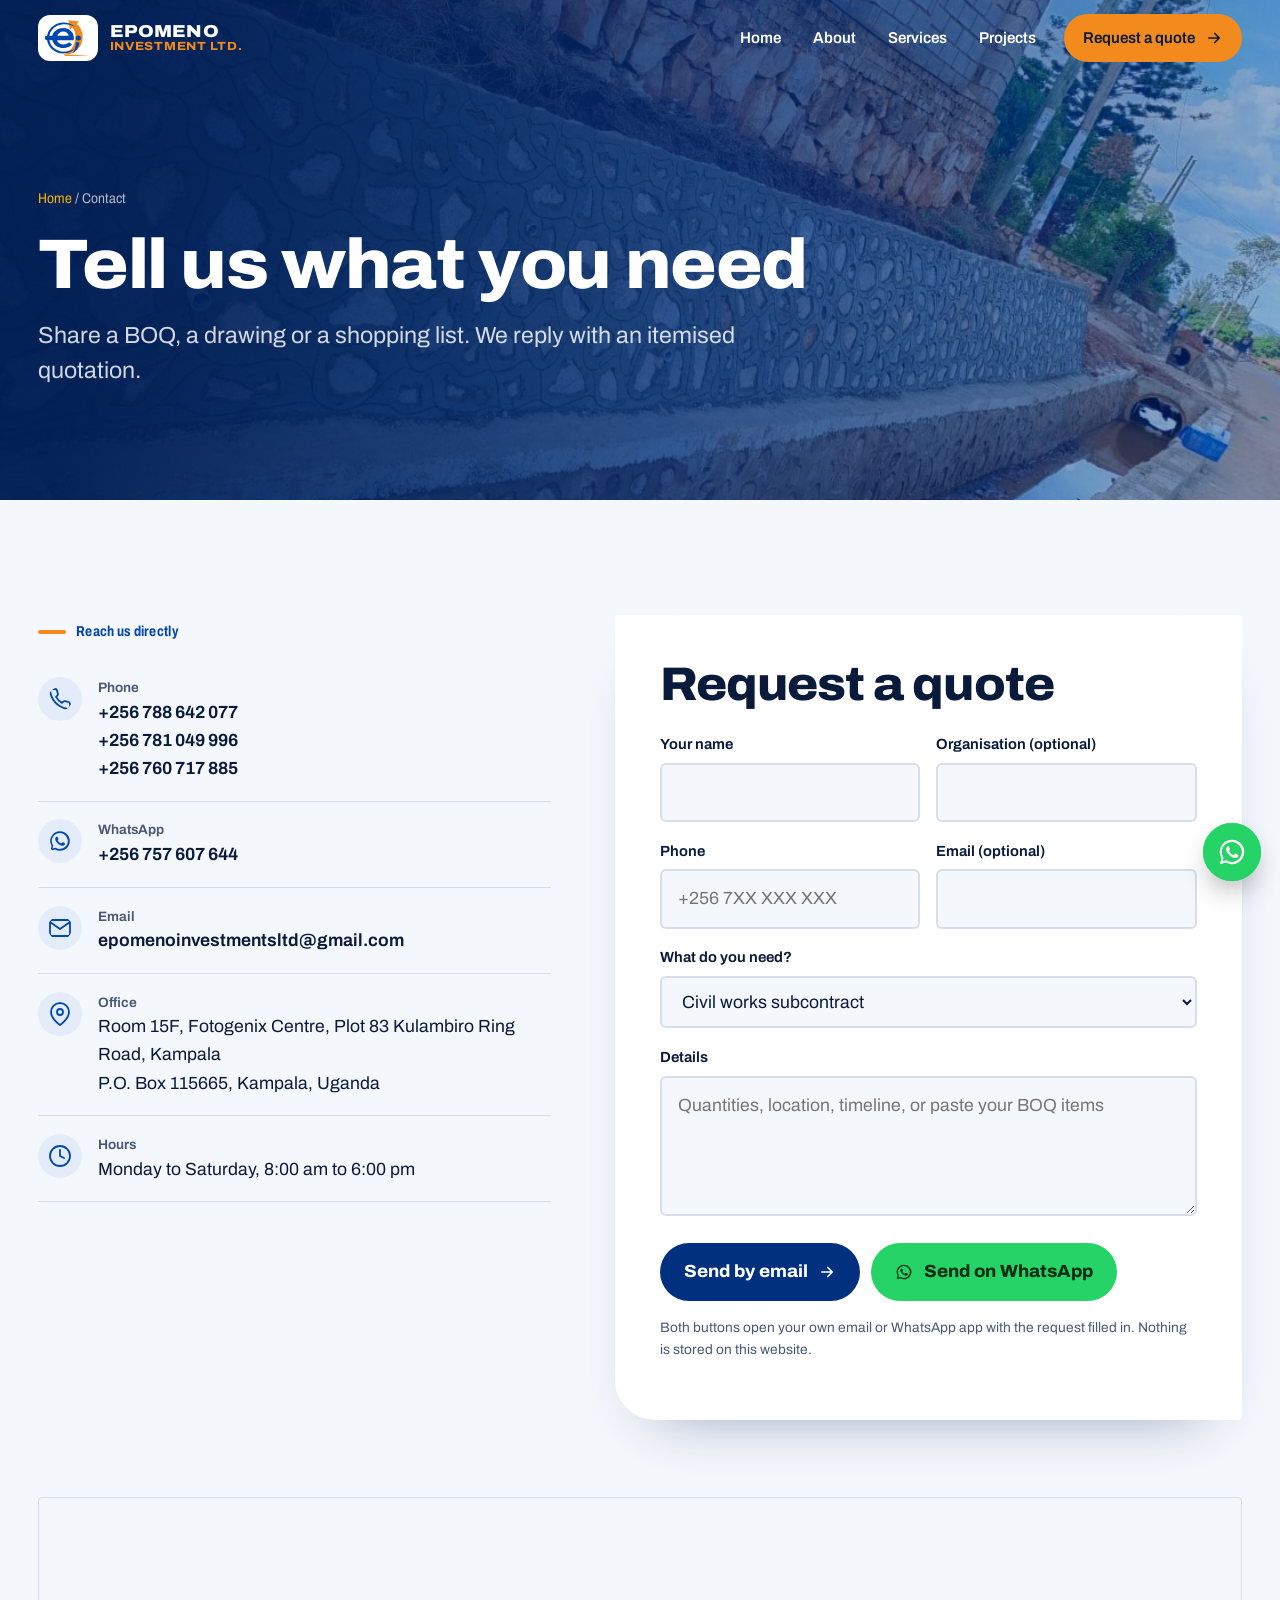
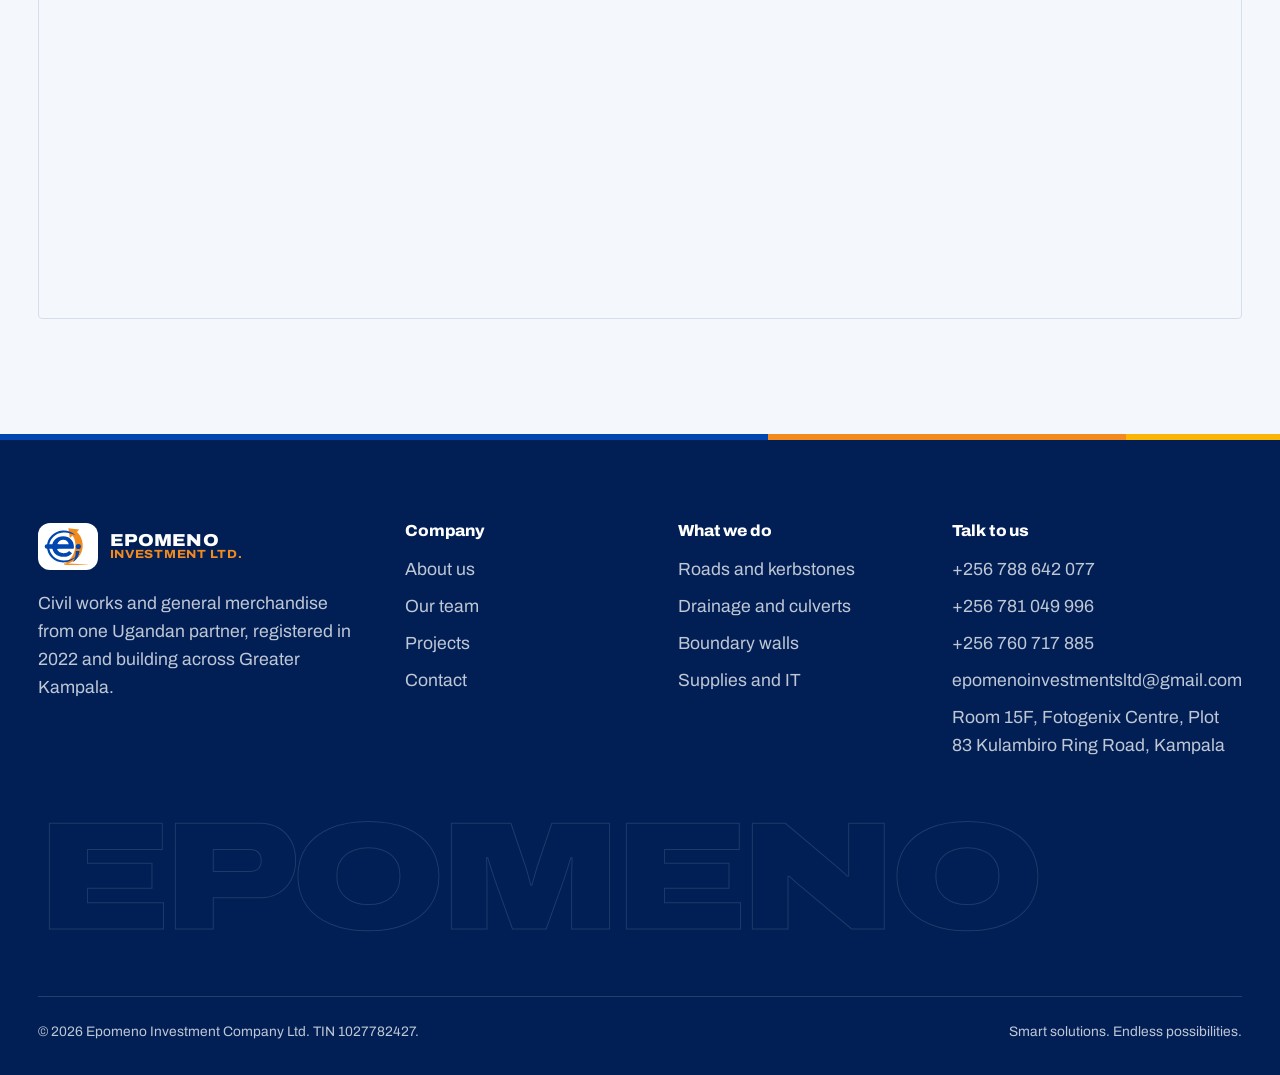
<file: contact.html>
<!doctype html>
<html lang="en-UG" class="no-js">
<head>
<meta charset="utf-8">
<meta name="viewport" content="width=device-width, initial-scale=1">
<title>Contact | Epomeno Investment Ltd</title>
<meta name="description" content="Request a quotation from Epomeno Investment Ltd. Call +256 788 642 077 or +256 781 049 996, WhatsApp +256 757 607 644, or email epomenoinvestmentsltd@gmail.com.">
<meta name="theme-color" content="#01307E">
<link rel="canonical" href="https://odoema.github.io/epomeno/contact.html">
<meta property="og:type" content="website">
<meta property="og:site_name" content="Epomeno Investment Ltd">
<meta property="og:title" content="Contact | Epomeno Investment Ltd">
<meta property="og:description" content="Request a quotation from Epomeno Investment Ltd. Call +256 788 642 077 or +256 781 049 996, WhatsApp +256 757 607 644, or email epomenoinvestmentsltd@gmail.com.">
<meta property="og:image" content="https://odoema.github.io/epomeno/assets/img/drain-retaining-wall.jpg">
<meta property="og:url" content="https://odoema.github.io/epomeno/contact.html">
<meta name="twitter:card" content="summary_large_image">
<link rel="icon" href="assets/img/logo-mark.svg" type="image/svg+xml">
<link rel="icon" href="assets/img/favicon-32.png" sizes="32x32" type="image/png">
<link rel="apple-touch-icon" href="assets/img/apple-touch-icon.png">
<link rel="manifest" href="site.webmanifest">
<link rel="preconnect" href="https://fonts.googleapis.com">
<link rel="preconnect" href="https://fonts.gstatic.com" crossorigin>
<link href="https://fonts.googleapis.com/css2?family=Archivo:wdth,wght@62..125,300..900&display=swap" rel="stylesheet">
<link rel="stylesheet" href="assets/css/styles.css?v=4">
<script type="application/ld+json">{"@context": "https://schema.org", "@type": "GeneralContractor", "name": "Epomeno Investment Ltd", "alternateName": "Epomeno Investment Company Limited", "url": "https://odoema.github.io/epomeno", "logo": "https://odoema.github.io/epomeno/assets/img/logo-mark.svg", "image": "https://odoema.github.io/epomeno/assets/img/drain-retaining-wall.jpg", "email": "epomenoinvestmentsltd@gmail.com", "telephone": ["+256788642077", "+256781049996", "+256760717885", "+256757607644"], "foundingDate": "2022-08-03", "taxID": "1027782427", "address": {"@type": "PostalAddress", "streetAddress": "Room 15F, Fotogenix Centre, Plot 83 Kulambiro Ring Road", "addressLocality": "Kampala", "addressCountry": "UG", "postOfficeBoxNumber": "115665"}, "areaServed": "Uganda", "description": "Ugandan civil works contractor and general merchandise supplier: roads, kerbstones, drainage, boundary walls, buildings, construction materials, machinery, computers and office supplies."}</script>
</head>
<body>
<a class="skip" href="#main">Skip to content</a>
<div class="progress" aria-hidden="true"></div>
<header class="site-header">
  <div class="wrap">
    <a class="brand" href="index.html" aria-label="Epomeno Investment Ltd, home">
      <img src="assets/img/logo-mark.svg" alt="" width="58" height="45">
      <span class="brand-word"><b>EPOMENO</b><span>INVESTMENT LTD.</span></span>
    </a>
    <button class="menu-toggle" aria-label="Menu" aria-expanded="false" aria-controls="site-nav"><span></span><span></span><span></span></button>
    <nav class="nav" id="site-nav" aria-label="Main">
      <a href="index.html">Home</a>
      <a href="about.html">About</a>
      <a href="services.html">Services</a>
      <a href="projects.html">Projects</a>
      <a class="btn" href="contact.html" aria-current="page">Request a quote <svg viewBox="0 0 24 24" fill="none" stroke="currentColor" stroke-width="2.2" stroke-linecap="round" stroke-linejoin="round" aria-hidden="true"><path d="M5 12h14M13 6l6 6-6 6"/></svg></a>
    </nav>
  </div>
</header>

<section class="page-hero on-dark">
  <img src="assets/img/drain-retaining-wall.jpg" alt="Stone-pitched retaining wall and drain on a road reserve" fetchpriority="high">
  <div class="wrap">
    <p class="crumbs"><a href="index.html">Home</a> / Contact</p>
    <h1 class="display">Tell us what you need</h1>
    <p class="lead">Share a BOQ, a drawing or a shopping list. We reply with an itemised quotation.</p>
  </div>
</section>

<main id="main">
<section class="section">
  <div class="wrap contact-grid">
    <div class="reveal">
      <span class="kicker">Reach us directly</span>
      <ul class="contact-list">
        <li><svg viewBox="0 0 24 24" fill="none" stroke="currentColor" stroke-width="1.8" stroke-linecap="round" stroke-linejoin="round" aria-hidden="true"><path d="M22 16.9v3a2 2 0 0 1-2.2 2 19.8 19.8 0 0 1-8.6-3.1 19.5 19.5 0 0 1-6-6A19.8 19.8 0 0 1 2.1 4.2 2 2 0 0 1 4.1 2h3a2 2 0 0 1 2 1.7c.1 1 .4 1.9.7 2.8a2 2 0 0 1-.5 2.1L8 9.9a16 16 0 0 0 6 6l1.3-1.3a2 2 0 0 1 2.1-.4c.9.3 1.8.6 2.8.7a2 2 0 0 1 1.7 2z"/></svg><div><b>Phone</b><a href="tel:+256788642077">+256 788 642 077</a><br><a href="tel:+256781049996">+256 781 049 996</a><br><a href="tel:+256760717885">+256 760 717 885</a></div></li>
        <li><svg viewBox="0 0 32 32" fill="currentColor" aria-hidden="true"><path d="M16 3a13 13 0 0 0-11.2 19.6L3 29l6.6-1.7A13 13 0 1 0 16 3zm0 23.7c-2 0-4-.6-5.7-1.6l-.4-.2-3.9 1 1-3.8-.3-.4A10.7 10.7 0 1 1 16 26.7zm5.9-8c-.3-.2-1.9-1-2.2-1s-.5-.2-.7.2l-1 1.2c-.2.2-.4.2-.7.1a8.8 8.8 0 0 1-4.4-3.8c-.3-.6.3-.5 1-1.7.1-.2 0-.4 0-.6l-1-2.4c-.3-.6-.5-.5-.7-.5h-.6c-.2 0-.6.1-.9.4s-1.1 1.1-1.1 2.7 1.2 3.1 1.3 3.3c.2.2 2.3 3.5 5.5 4.9 2 .9 2.8 1 3.9.8.6-.1 1.9-.8 2.2-1.5.3-.8.3-1.4.2-1.5l-.8-.6z"/></svg><div><b>WhatsApp</b><a href="https://wa.me/256757607644" target="_blank" rel="noopener">+256 757 607 644</a></div></li>
        <li><svg viewBox="0 0 24 24" fill="none" stroke="currentColor" stroke-width="1.8" stroke-linecap="round" stroke-linejoin="round" aria-hidden="true"><rect x="2" y="4" width="20" height="16" rx="2"/><path d="M22 6l-10 7L2 6"/></svg><div><b>Email</b><a href="mailto:epomenoinvestmentsltd@gmail.com">epomenoinvestmentsltd@gmail.com</a></div></li>
        <li><svg viewBox="0 0 24 24" fill="none" stroke="currentColor" stroke-width="1.8" stroke-linecap="round" stroke-linejoin="round" aria-hidden="true"><path d="M21 10c0 7-9 13-9 13S3 17 3 10a9 9 0 0 1 18 0z"/><circle cx="12" cy="10" r="3"/></svg><div><b>Office</b>Room 15F, Fotogenix Centre, Plot 83 Kulambiro Ring Road, Kampala<br>P.O. Box 115665, Kampala, Uganda</div></li>
        <li><svg viewBox="0 0 24 24" fill="none" stroke="currentColor" stroke-width="1.8" stroke-linecap="round" aria-hidden="true"><circle cx="12" cy="12" r="10"/><path d="M12 6v6l4 2"/></svg><div><b>Hours</b>Monday to Saturday, 8:00 am to 6:00 pm</div></li>
      </ul>
    </div>
    <form class="form reveal" id="quote-form" novalidate>
      <h2 class="display">Request a quote</h2>
      <div class="field-row">
        <div class="field"><label for="f-name">Your name</label><input id="f-name" name="name" required autocomplete="name"></div>
        <div class="field"><label for="f-org">Organisation (optional)</label><input id="f-org" name="org" autocomplete="organization"></div>
      </div>
      <div class="field-row">
        <div class="field"><label for="f-phone">Phone</label><input id="f-phone" name="phone" type="tel" required autocomplete="tel" placeholder="+256 7XX XXX XXX"></div>
        <div class="field"><label for="f-email">Email (optional)</label><input id="f-email" name="email" type="email" autocomplete="email"></div>
      </div>
      <div class="field"><label for="f-service">What do you need?</label><select id="f-service" name="service" required><option>Civil works subcontract</option><option>Drainage, culverts or gutters</option><option>Boundary wall or masonry</option><option>Building construction</option><option>Construction materials</option><option>Machinery and tools</option><option>Computers, IT or CCTV</option><option>Safes and security equipment</option><option>Office furniture and stationery</option><option>Bulk general merchandise</option><option>Something else</option></select></div>
      <div class="field"><label for="f-msg">Details</label><textarea id="f-msg" name="message" required placeholder="Quantities, location, timeline, or paste your BOQ items"></textarea></div>
      <div class="form-actions">
        <button class="btn btn--navy" type="submit">Send by email <svg viewBox="0 0 24 24" fill="none" stroke="currentColor" stroke-width="2.2" stroke-linecap="round" stroke-linejoin="round" aria-hidden="true"><path d="M5 12h14M13 6l6 6-6 6"/></svg></button>
        <button class="btn btn--wa" type="button" id="send-wa"><svg viewBox="0 0 32 32" fill="currentColor" aria-hidden="true"><path d="M16 3a13 13 0 0 0-11.2 19.6L3 29l6.6-1.7A13 13 0 1 0 16 3zm0 23.7c-2 0-4-.6-5.7-1.6l-.4-.2-3.9 1 1-3.8-.3-.4A10.7 10.7 0 1 1 16 26.7zm5.9-8c-.3-.2-1.9-1-2.2-1s-.5-.2-.7.2l-1 1.2c-.2.2-.4.2-.7.1a8.8 8.8 0 0 1-4.4-3.8c-.3-.6.3-.5 1-1.7.1-.2 0-.4 0-.6l-1-2.4c-.3-.6-.5-.5-.7-.5h-.6c-.2 0-.6.1-.9.4s-1.1 1.1-1.1 2.7 1.2 3.1 1.3 3.3c.2.2 2.3 3.5 5.5 4.9 2 .9 2.8 1 3.9.8.6-.1 1.9-.8 2.2-1.5.3-.8.3-1.4.2-1.5l-.8-.6z"/></svg> Send on WhatsApp</button>
      </div>
      <p class="form-status form-note" role="status" aria-live="polite"></p>
      <p class="form-note">Both buttons open your own email or WhatsApp app with the request filled in. Nothing is stored on this website.</p>
    </form>
  </div>
  <div class="wrap">
    <div class="map reveal">
      <iframe title="Map showing Kulambiro Ring Road, Kampala" loading="lazy" referrerpolicy="no-referrer-when-downgrade"
        src="https://www.google.com/maps?q=Kulambiro%20Ring%20Road%2C%20Kampala%2C%20Uganda&amp;z=15&amp;output=embed"></iframe>
    </div>
  </div>
</section>
</main>

<footer class="site-footer on-dark">
  <div class="wrap">
    <div class="footer-top">
      <div class="footer-brand">
        <a class="brand" href="index.html" aria-label="Epomeno Investment Ltd, home">
          <img src="assets/img/logo-mark.svg" alt="" width="58" height="45">
          <span class="brand-word"><b>EPOMENO</b><span>INVESTMENT LTD.</span></span>
        </a>
        <p>Civil works and general merchandise from one Ugandan partner, registered in 2022 and building across Greater Kampala.</p>
      </div>
      <div>
        <h4>Company</h4>
        <ul>
          <li><a href="about.html">About us</a></li>
          <li><a href="about.html#team">Our team</a></li>
          <li><a href="projects.html">Projects</a></li>
          <li><a href="contact.html">Contact</a></li>
        </ul>
      </div>
      <div>
        <h4>What we do</h4>
        <ul>
          <li><a href="services.html#civil">Roads and kerbstones</a></li>
          <li><a href="services.html#civil">Drainage and culverts</a></li>
          <li><a href="services.html#civil">Boundary walls</a></li>
          <li><a href="services.html#supplies">Supplies and IT</a></li>
        </ul>
      </div>
      <div>
        <h4>Talk to us</h4>
        <ul>
          <li><a href="tel:+256788642077">+256 788 642 077</a></li>
          <li><a href="tel:+256781049996">+256 781 049 996</a></li>
          <li><a href="tel:+256760717885">+256 760 717 885</a></li>
          <li><a href="mailto:epomenoinvestmentsltd@gmail.com">epomenoinvestmentsltd@gmail.com</a></li>
          <li>Room 15F, Fotogenix Centre, Plot 83 Kulambiro Ring Road, Kampala</li>
        </ul>
      </div>
    </div>
    <p class="footer-word" aria-hidden="true">EPOMENO</p>
    <div class="footer-bottom">
      <span>© <span data-year>2026</span> Epomeno Investment Company Ltd. TIN 1027782427.</span>
      <span>Smart solutions. Endless possibilities.</span>
    </div>
  </div>
</footer>
<a class="wa-float" href="https://wa.me/256757607644" target="_blank" rel="noopener" aria-label="Chat with us on WhatsApp"><svg viewBox="0 0 32 32" fill="currentColor" aria-hidden="true"><path d="M16 3a13 13 0 0 0-11.2 19.6L3 29l6.6-1.7A13 13 0 1 0 16 3zm0 23.7c-2 0-4-.6-5.7-1.6l-.4-.2-3.9 1 1-3.8-.3-.4A10.7 10.7 0 1 1 16 26.7zm5.9-8c-.3-.2-1.9-1-2.2-1s-.5-.2-.7.2l-1 1.2c-.2.2-.4.2-.7.1a8.8 8.8 0 0 1-4.4-3.8c-.3-.6.3-.5 1-1.7.1-.2 0-.4 0-.6l-1-2.4c-.3-.6-.5-.5-.7-.5h-.6c-.2 0-.6.1-.9.4s-1.1 1.1-1.1 2.7 1.2 3.1 1.3 3.3c.2.2 2.3 3.5 5.5 4.9 2 .9 2.8 1 3.9.8.6-.1 1.9-.8 2.2-1.5.3-.8.3-1.4.2-1.5l-.8-.6z"/></svg></a>
<button class="to-top" aria-label="Back to top"><svg viewBox="0 0 24 24" fill="none" stroke="currentColor" stroke-width="2.2" stroke-linecap="round" stroke-linejoin="round" aria-hidden="true"><path d="M18 15l-6-6-6 6"/></svg></button>
<script src="assets/js/main.js?v=4" defer></script>
</body>
</html>
</file>
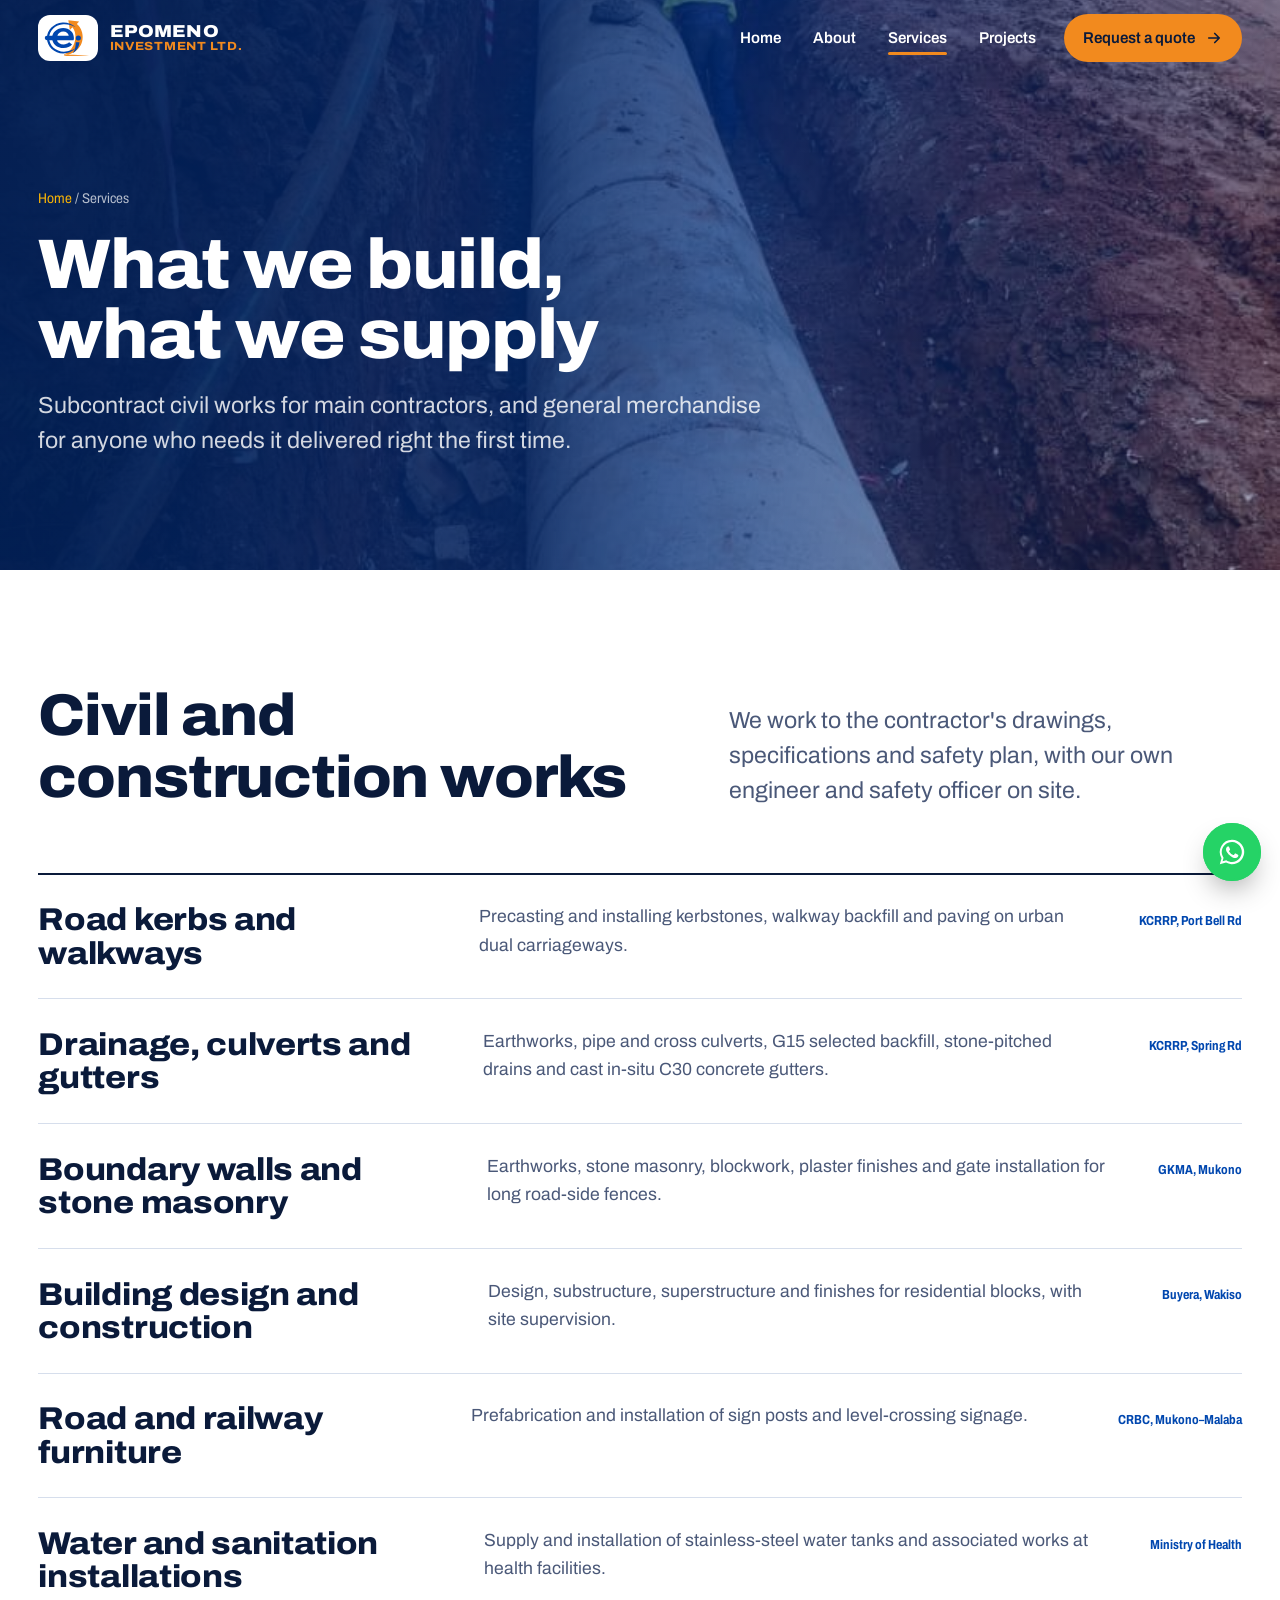
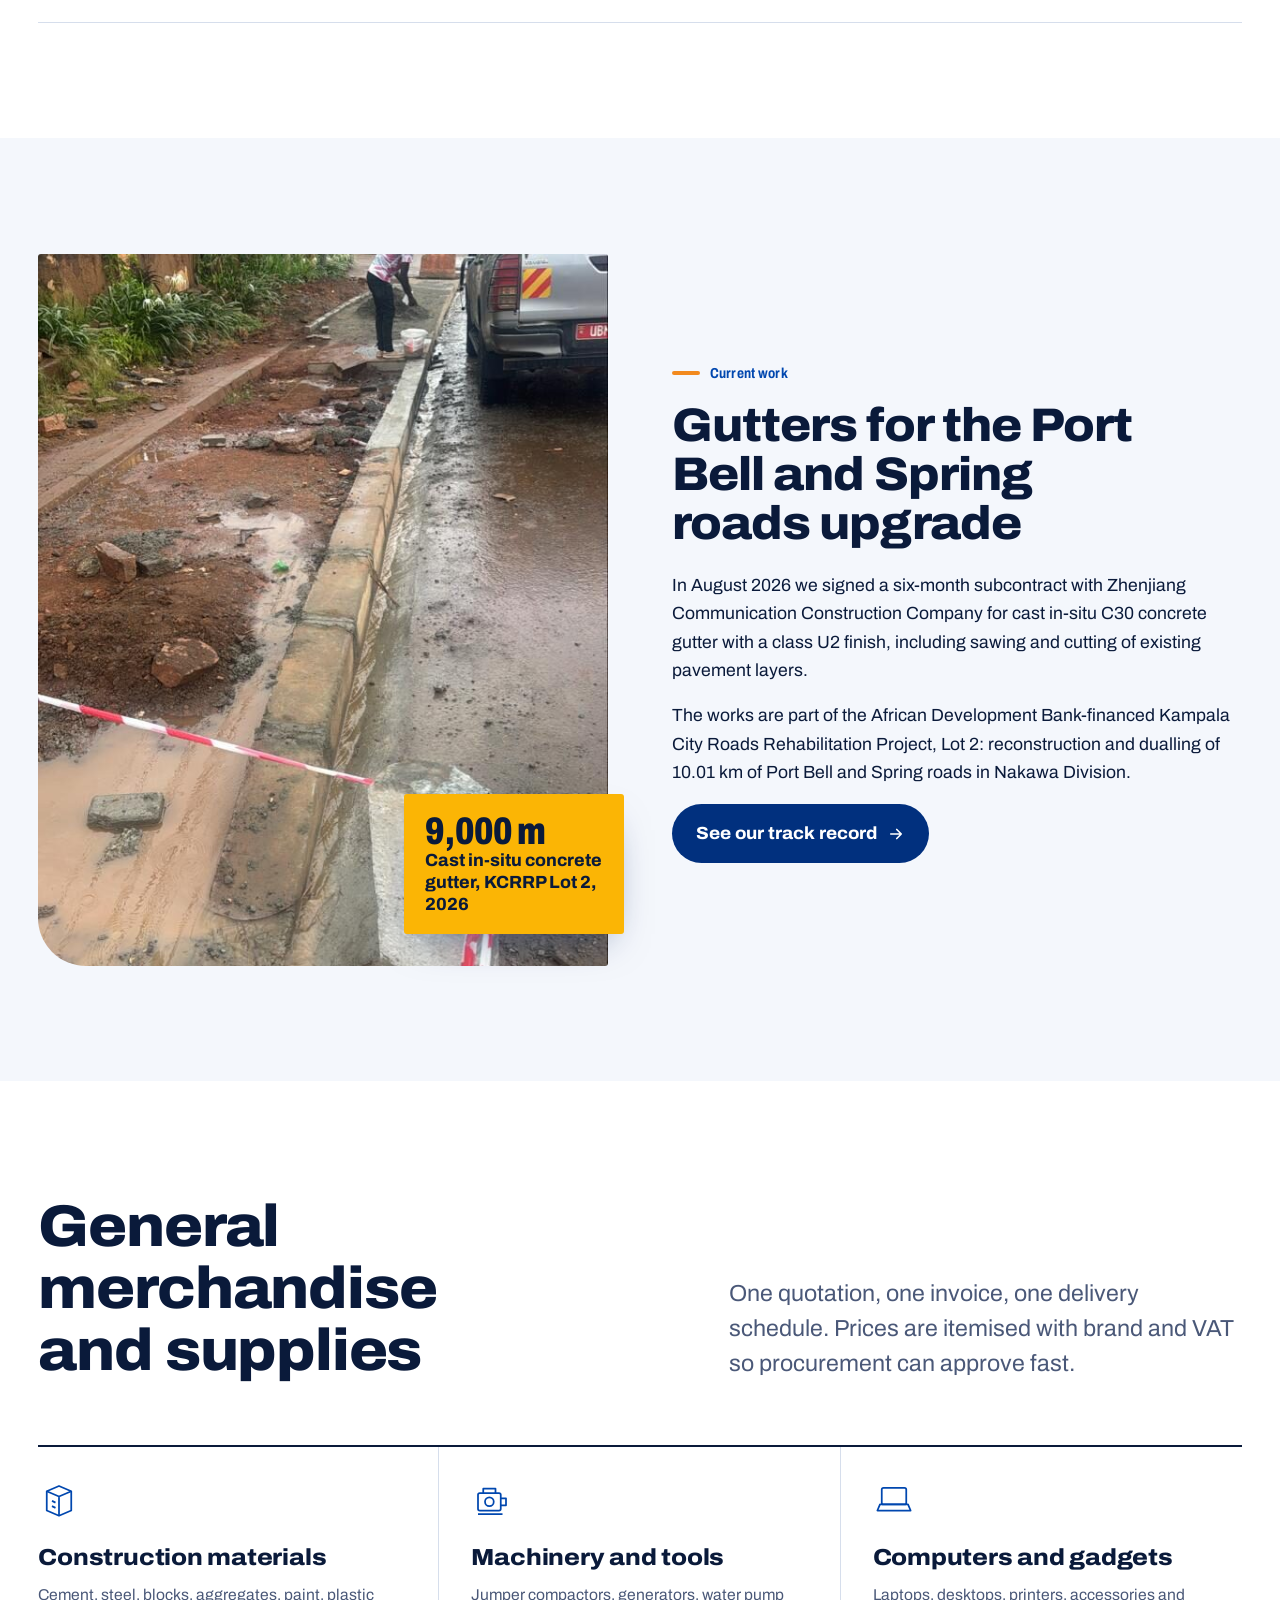
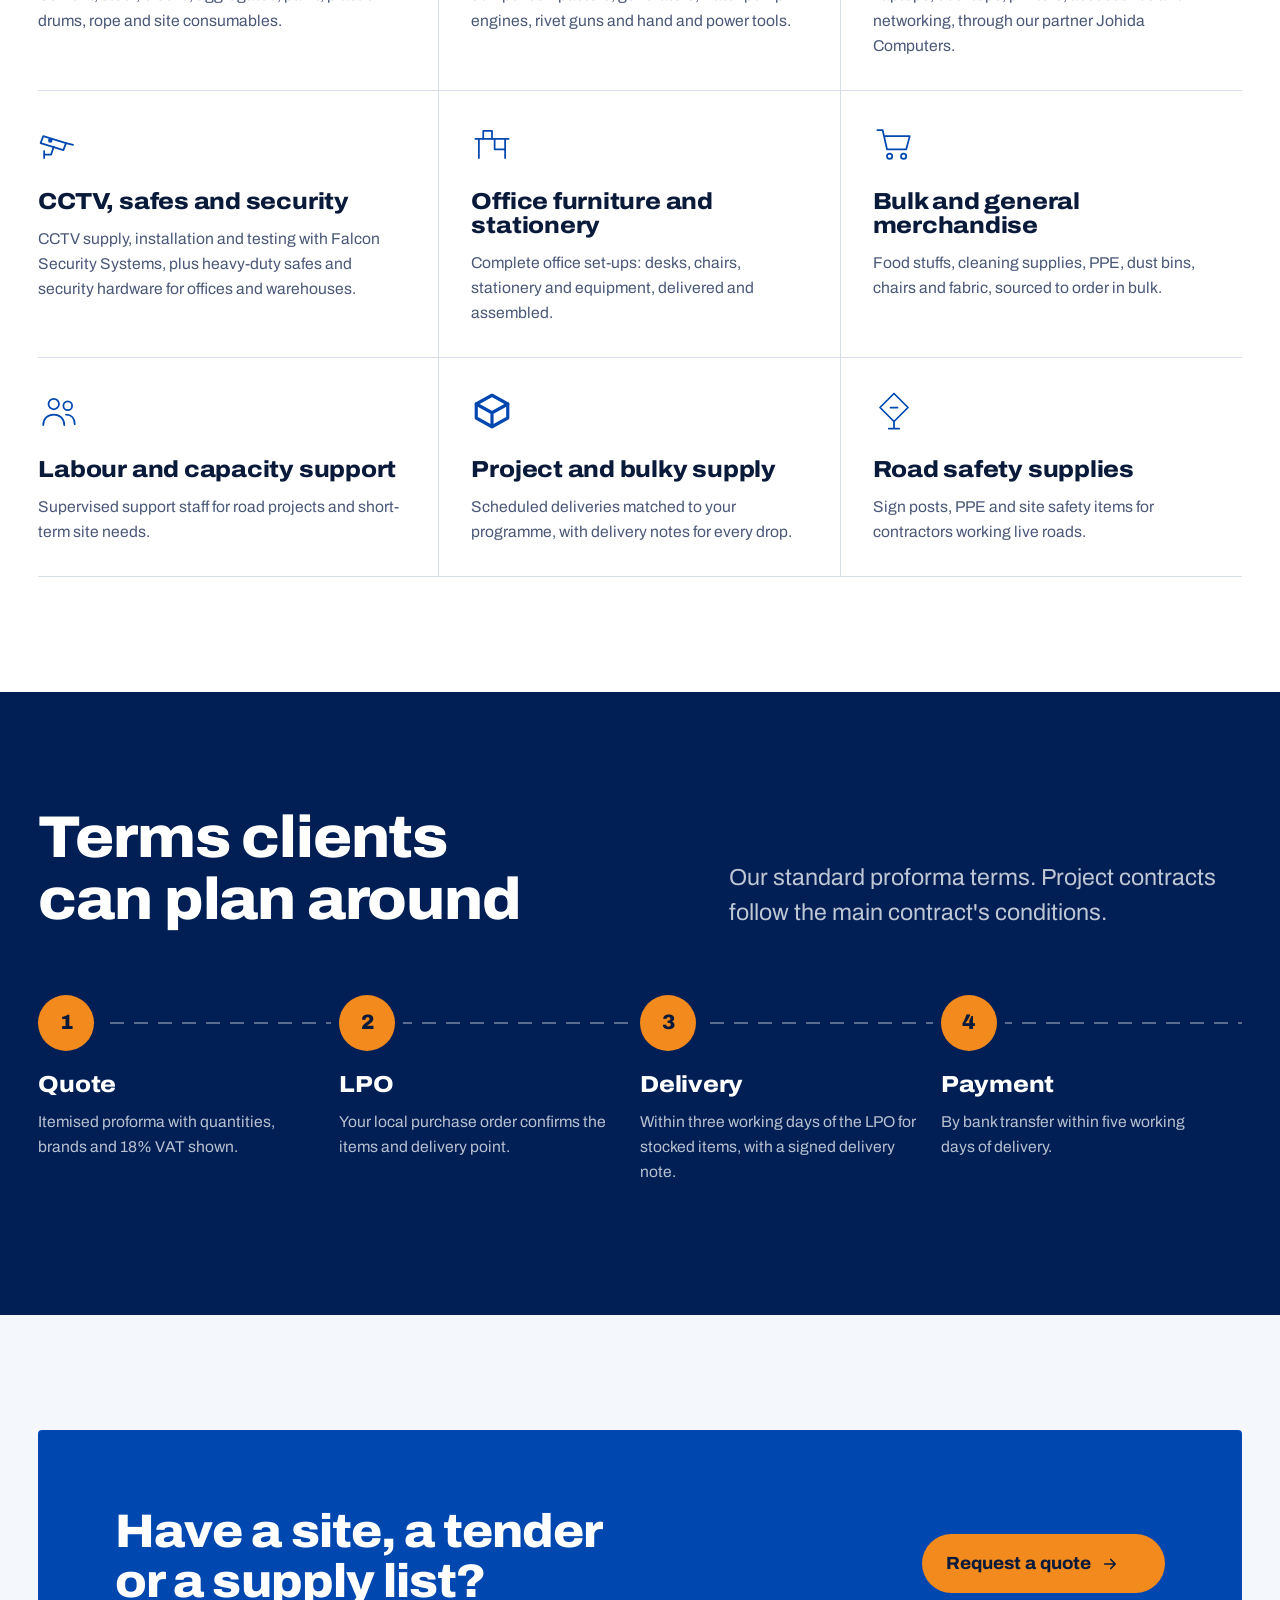
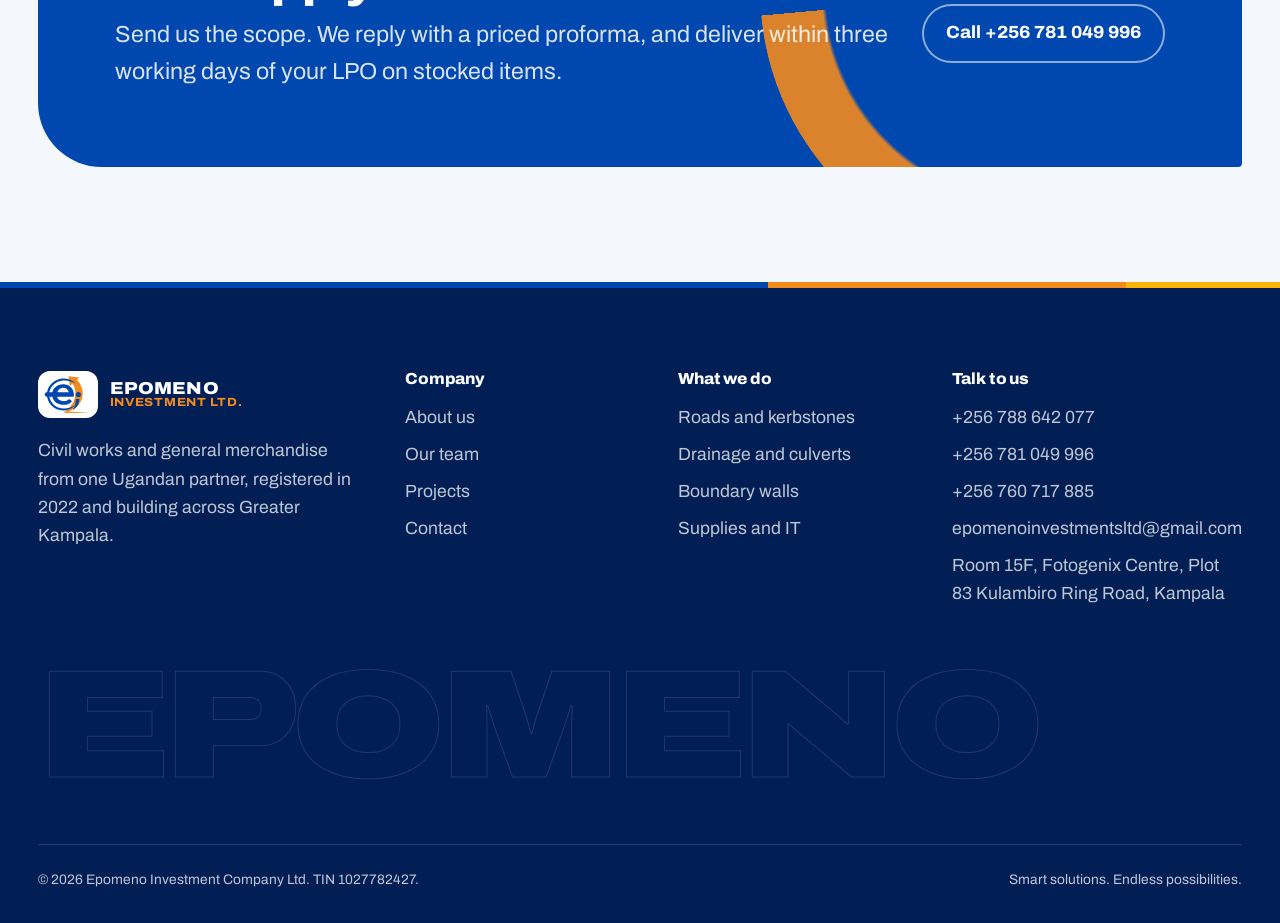
<file: services.html>
<!doctype html>
<html lang="en-UG" class="no-js">
<head>
<meta charset="utf-8">
<meta name="viewport" content="width=device-width, initial-scale=1">
<title>Services | Epomeno Investment Ltd</title>
<meta name="description" content="Civil works subcontracting (kerbstones, drainage, culverts, gutters, walls, buildings) and general merchandise supply (materials, machinery, computers, CCTV, office goods) in Uganda.">
<meta name="theme-color" content="#01307E">
<link rel="canonical" href="https://odoema.github.io/epomeno/services.html">
<meta property="og:type" content="website">
<meta property="og:site_name" content="Epomeno Investment Ltd">
<meta property="og:title" content="Services | Epomeno Investment Ltd">
<meta property="og:description" content="Civil works subcontracting (kerbstones, drainage, culverts, gutters, walls, buildings) and general merchandise supply (materials, machinery, computers, CCTV, office goods) in Uganda.">
<meta property="og:image" content="https://odoema.github.io/epomeno/assets/img/culvert-nabuuti.jpg">
<meta property="og:url" content="https://odoema.github.io/epomeno/services.html">
<meta name="twitter:card" content="summary_large_image">
<link rel="icon" href="assets/img/logo-mark.svg" type="image/svg+xml">
<link rel="icon" href="assets/img/favicon-32.png" sizes="32x32" type="image/png">
<link rel="apple-touch-icon" href="assets/img/apple-touch-icon.png">
<link rel="manifest" href="site.webmanifest">
<link rel="preconnect" href="https://fonts.googleapis.com">
<link rel="preconnect" href="https://fonts.gstatic.com" crossorigin>
<link href="https://fonts.googleapis.com/css2?family=Archivo:wdth,wght@62..125,300..900&display=swap" rel="stylesheet">
<link rel="stylesheet" href="assets/css/styles.css?v=4">
<script type="application/ld+json">{"@context": "https://schema.org", "@type": "GeneralContractor", "name": "Epomeno Investment Ltd", "alternateName": "Epomeno Investment Company Limited", "url": "https://odoema.github.io/epomeno", "logo": "https://odoema.github.io/epomeno/assets/img/logo-mark.svg", "image": "https://odoema.github.io/epomeno/assets/img/culvert-nabuuti.jpg", "email": "epomenoinvestmentsltd@gmail.com", "telephone": ["+256788642077", "+256781049996", "+256760717885", "+256757607644"], "foundingDate": "2022-08-03", "taxID": "1027782427", "address": {"@type": "PostalAddress", "streetAddress": "Room 15F, Fotogenix Centre, Plot 83 Kulambiro Ring Road", "addressLocality": "Kampala", "addressCountry": "UG", "postOfficeBoxNumber": "115665"}, "areaServed": "Uganda", "description": "Ugandan civil works contractor and general merchandise supplier: roads, kerbstones, drainage, boundary walls, buildings, construction materials, machinery, computers and office supplies."}</script>
</head>
<body>
<a class="skip" href="#main">Skip to content</a>
<div class="progress" aria-hidden="true"></div>
<header class="site-header">
  <div class="wrap">
    <a class="brand" href="index.html" aria-label="Epomeno Investment Ltd, home">
      <img src="assets/img/logo-mark.svg" alt="" width="58" height="45">
      <span class="brand-word"><b>EPOMENO</b><span>INVESTMENT LTD.</span></span>
    </a>
    <button class="menu-toggle" aria-label="Menu" aria-expanded="false" aria-controls="site-nav"><span></span><span></span><span></span></button>
    <nav class="nav" id="site-nav" aria-label="Main">
      <a href="index.html">Home</a>
      <a href="about.html">About</a>
      <a href="services.html" aria-current="page">Services</a>
      <a href="projects.html">Projects</a>
      <a class="btn" href="contact.html">Request a quote <svg viewBox="0 0 24 24" fill="none" stroke="currentColor" stroke-width="2.2" stroke-linecap="round" stroke-linejoin="round" aria-hidden="true"><path d="M5 12h14M13 6l6 6-6 6"/></svg></a>
    </nav>
  </div>
</header>

<section class="page-hero on-dark">
  <img src="assets/img/culvert-nabuuti.jpg" alt="Worker inside a trench beside a long concrete pipe culvert on Nabuuti Road" fetchpriority="high">
  <div class="wrap">
    <p class="crumbs"><a href="index.html">Home</a> / Services</p>
    <h1 class="display">What we build, what we supply</h1>
    <p class="lead">Subcontract civil works for main contractors, and general merchandise for anyone who needs it delivered right the first time.</p>
  </div>
</section>

<main id="main">
<section class="section section--white" id="civil">
  <div class="wrap">
    <div class="section-head">
      <h2 class="display reveal">Civil and construction works</h2>
      <p class="lead reveal">We work to the contractor's drawings, specifications and safety plan, with our own engineer and safety officer on site.</p>
    </div>
    <div class="service-list reveal-stagger">
      <div class="service"><h3>Road kerbs and walkways</h3><p>Precasting and installing kerbstones, walkway backfill and paving on urban dual carriageways.</p><span class="tag">KCRRP, Port Bell Rd</span></div>
      <div class="service"><h3>Drainage, culverts and gutters</h3><p>Earthworks, pipe and cross culverts, G15 selected backfill, stone-pitched drains and cast in-situ C30 concrete gutters.</p><span class="tag">KCRRP, Spring Rd</span></div>
      <div class="service"><h3>Boundary walls and stone masonry</h3><p>Earthworks, stone masonry, blockwork, plaster finishes and gate installation for long road-side fences.</p><span class="tag">GKMA, Mukono</span></div>
      <div class="service"><h3>Building design and construction</h3><p>Design, substructure, superstructure and finishes for residential blocks, with site supervision.</p><span class="tag">Buyera, Wakiso</span></div>
      <div class="service"><h3>Road and railway furniture</h3><p>Prefabrication and installation of sign posts and level-crossing signage.</p><span class="tag">CRBC, Mukono–Malaba</span></div>
      <div class="service"><h3>Water and sanitation installations</h3><p>Supply and installation of stainless-steel water tanks and associated works at health facilities.</p><span class="tag">Ministry of Health</span></div>
    </div>
  </div>
</section>

<section class="section">
  <div class="wrap split">
    <div class="split-media reveal">
      <img src="assets/img/gutter-kerb-kcrrp.jpg" alt="Freshly cast concrete gutter alongside new kerbstones on a Kampala road" loading="lazy">
      <div class="stamp"><b>9,000 m</b>Cast in-situ concrete gutter, KCRRP Lot 2, 2026</div>
    </div>
    <div class="reveal">
      <span class="kicker">Current work</span>
      <h2 class="display" style="font-size:var(--step-3)">Gutters for the Port Bell and Spring roads upgrade</h2>
      <p>In August 2026 we signed a six-month subcontract with Zhenjiang Communication Construction Company for cast in-situ C30 concrete gutter with a class U2 finish, including sawing and cutting of existing pavement layers.</p>
      <p>The works are part of the African Development Bank-financed Kampala City Roads Rehabilitation Project, Lot 2: reconstruction and dualling of 10.01 km of Port Bell and Spring roads in Nakawa Division.</p>
      <a class="btn btn--navy" href="projects.html">See our track record <svg viewBox="0 0 24 24" fill="none" stroke="currentColor" stroke-width="2.2" stroke-linecap="round" stroke-linejoin="round" aria-hidden="true"><path d="M5 12h14M13 6l6 6-6 6"/></svg></a>
    </div>
  </div>
</section>

<section class="section section--white" id="supplies">
  <div class="wrap">
    <div class="section-head">
      <h2 class="display reveal">General merchandise and supplies</h2>
      <p class="lead reveal">One quotation, one invoice, one delivery schedule. Prices are itemised with brand and VAT so procurement can approve fast.</p>
    </div>
    <div class="supply-grid reveal-stagger">
      <div class="supply"><svg viewBox="0 0 48 48" fill="none" stroke="currentColor" stroke-width="2" stroke-linejoin="round" aria-hidden="true"><path d="M10 14l14-6 14 6v22l-14 6-14-6z"/><path d="M10 14l14 6 14-6M24 20v22M16 25l4 2M16 31l4 2"/></svg><h3>Construction materials</h3><p>Cement, steel, blocks, aggregates, paint, plastic drums, rope and site consumables.</p></div>
      <div class="supply"><svg viewBox="0 0 48 48" fill="none" stroke="currentColor" stroke-width="2" stroke-linejoin="round" aria-hidden="true"><rect x="8" y="16" width="26" height="20" rx="2"/><circle cx="21" cy="26" r="5"/><path d="M34 22h6v8h-6M14 16v-5h14v5M8 40h28"/></svg><h3>Machinery and tools</h3><p>Jumper compactors, generators, water pump engines, rivet guns and hand and power tools.</p></div>
      <div class="supply"><svg viewBox="0 0 48 48" fill="none" stroke="currentColor" stroke-width="2" stroke-linejoin="round" aria-hidden="true"><rect x="10" y="10" width="28" height="19" rx="2"/><path d="M5 36h38l-3-7H8z"/></svg><h3>Computers and gadgets</h3><p>Laptops, desktops, printers, accessories and networking, through our partner Johida Computers.</p></div>
      <div class="supply"><svg viewBox="0 0 48 48" fill="none" stroke="currentColor" stroke-width="2" stroke-linejoin="round" stroke-linecap="round" aria-hidden="true"><path d="M6 15l26 8-3 8-26-8z"/><path d="M32 23l8 2M18 27l-3 9H7M7 32v8"/><circle cx="14" cy="20" r="1.5" fill="currentColor"/></svg><h3>CCTV, safes and security</h3><p>CCTV supply, installation and testing with Falcon Security Systems, plus heavy-duty safes and security hardware for offices and warehouses.</p></div>
      <div class="supply"><svg viewBox="0 0 48 48" fill="none" stroke="currentColor" stroke-width="2" stroke-linejoin="round" stroke-linecap="round" aria-hidden="true"><path d="M5 18h38M9 18v22M39 18v22M27 18v12h12"/><path d="M14 18V9h10v9"/></svg><h3>Office furniture and stationery</h3><p>Complete office set-ups: desks, chairs, stationery and equipment, delivered and assembled.</p></div>
      <div class="supply"><svg viewBox="0 0 48 48" fill="none" stroke="currentColor" stroke-width="2" stroke-linejoin="round" stroke-linecap="round" aria-hidden="true"><path d="M5 8h6l5 22h22l4-15H13"/><circle cx="19" cy="38" r="3"/><circle cx="35" cy="38" r="3"/></svg><h3>Bulk and general merchandise</h3><p>Food stuffs, cleaning supplies, PPE, dust bins, chairs and fabric, sourced to order in bulk.</p></div>
      <div class="supply"><svg viewBox="0 0 48 48" fill="none" stroke="currentColor" stroke-width="2" stroke-linejoin="round" stroke-linecap="round" aria-hidden="true"><circle cx="18" cy="16" r="6"/><path d="M6 40c0-7 5-12 12-12s12 5 12 12"/><circle cx="34" cy="18" r="5"/><path d="M32 28c6 0 10 4 10 11"/></svg><h3>Labour and capacity support</h3><p>Supervised support staff for road projects and short-term site needs.</p></div>
      <div class="supply"><svg viewBox="0 0 24 24" fill="none" stroke="currentColor" stroke-width="1.8" stroke-linecap="round" stroke-linejoin="round" aria-hidden="true"><path d="M21 8l-9-5-9 5v8l9 5 9-5z"/><path d="M3 8l9 5 9-5M12 13v8"/></svg><h3>Project and bulky supply</h3><p>Scheduled deliveries matched to your programme, with delivery notes for every drop.</p></div>
      <div class="supply"><svg viewBox="0 0 48 48" fill="none" stroke="currentColor" stroke-width="2" stroke-linejoin="round" stroke-linecap="round" aria-hidden="true"><path d="M24 4l16 16-16 16L8 20z"/><path d="M24 36v8M18 44h12M20 20h8"/></svg><h3>Road safety supplies</h3><p>Sign posts, PPE and site safety items for contractors working live roads.</p></div>
    </div>
  </div>
</section>

<section class="section section--navy on-dark">
  <div class="wrap">
    <div class="section-head">
      <h2 class="display reveal">Terms clients can plan around</h2>
      <p class="lead reveal">Our standard proforma terms. Project contracts follow the main contract's conditions.</p>
    </div>
    <ol class="process reveal-stagger" style="list-style:none;padding:0;margin:0">
      <li class="step"><h3>Quote</h3><p>Itemised proforma with quantities, brands and 18% VAT shown.</p></li>
      <li class="step"><h3>LPO</h3><p>Your local purchase order confirms the items and delivery point.</p></li>
      <li class="step"><h3>Delivery</h3><p>Within three working days of the LPO for stocked items, with a signed delivery note.</p></li>
      <li class="step"><h3>Payment</h3><p>By bank transfer within five working days of delivery.</p></li>
    </ol>
  </div>
</section>

<section class="section">
  <div class="wrap">
    <div class="cta-band reveal">
      <div>
        <h2 class="display">Have a site, a tender or a supply list?</h2>
        <p>Send us the scope. We reply with a priced proforma, and deliver within three working days of your LPO on stocked items.</p>
      </div>
      <div class="actions">
        <a class="btn" href="contact.html">Request a quote <svg viewBox="0 0 24 24" fill="none" stroke="currentColor" stroke-width="2.2" stroke-linecap="round" stroke-linejoin="round" aria-hidden="true"><path d="M5 12h14M13 6l6 6-6 6"/></svg></a>
        <a class="btn btn--ghost" href="tel:+256781049996">Call +256 781 049 996</a>
      </div>
    </div>
  </div>
</section>

</main>

<footer class="site-footer on-dark">
  <div class="wrap">
    <div class="footer-top">
      <div class="footer-brand">
        <a class="brand" href="index.html" aria-label="Epomeno Investment Ltd, home">
          <img src="assets/img/logo-mark.svg" alt="" width="58" height="45">
          <span class="brand-word"><b>EPOMENO</b><span>INVESTMENT LTD.</span></span>
        </a>
        <p>Civil works and general merchandise from one Ugandan partner, registered in 2022 and building across Greater Kampala.</p>
      </div>
      <div>
        <h4>Company</h4>
        <ul>
          <li><a href="about.html">About us</a></li>
          <li><a href="about.html#team">Our team</a></li>
          <li><a href="projects.html">Projects</a></li>
          <li><a href="contact.html">Contact</a></li>
        </ul>
      </div>
      <div>
        <h4>What we do</h4>
        <ul>
          <li><a href="services.html#civil">Roads and kerbstones</a></li>
          <li><a href="services.html#civil">Drainage and culverts</a></li>
          <li><a href="services.html#civil">Boundary walls</a></li>
          <li><a href="services.html#supplies">Supplies and IT</a></li>
        </ul>
      </div>
      <div>
        <h4>Talk to us</h4>
        <ul>
          <li><a href="tel:+256788642077">+256 788 642 077</a></li>
          <li><a href="tel:+256781049996">+256 781 049 996</a></li>
          <li><a href="tel:+256760717885">+256 760 717 885</a></li>
          <li><a href="mailto:epomenoinvestmentsltd@gmail.com">epomenoinvestmentsltd@gmail.com</a></li>
          <li>Room 15F, Fotogenix Centre, Plot 83 Kulambiro Ring Road, Kampala</li>
        </ul>
      </div>
    </div>
    <p class="footer-word" aria-hidden="true">EPOMENO</p>
    <div class="footer-bottom">
      <span>© <span data-year>2026</span> Epomeno Investment Company Ltd. TIN 1027782427.</span>
      <span>Smart solutions. Endless possibilities.</span>
    </div>
  </div>
</footer>
<a class="wa-float" href="https://wa.me/256757607644" target="_blank" rel="noopener" aria-label="Chat with us on WhatsApp"><svg viewBox="0 0 32 32" fill="currentColor" aria-hidden="true"><path d="M16 3a13 13 0 0 0-11.2 19.6L3 29l6.6-1.7A13 13 0 1 0 16 3zm0 23.7c-2 0-4-.6-5.7-1.6l-.4-.2-3.9 1 1-3.8-.3-.4A10.7 10.7 0 1 1 16 26.7zm5.9-8c-.3-.2-1.9-1-2.2-1s-.5-.2-.7.2l-1 1.2c-.2.2-.4.2-.7.1a8.8 8.8 0 0 1-4.4-3.8c-.3-.6.3-.5 1-1.7.1-.2 0-.4 0-.6l-1-2.4c-.3-.6-.5-.5-.7-.5h-.6c-.2 0-.6.1-.9.4s-1.1 1.1-1.1 2.7 1.2 3.1 1.3 3.3c.2.2 2.3 3.5 5.5 4.9 2 .9 2.8 1 3.9.8.6-.1 1.9-.8 2.2-1.5.3-.8.3-1.4.2-1.5l-.8-.6z"/></svg></a>
<button class="to-top" aria-label="Back to top"><svg viewBox="0 0 24 24" fill="none" stroke="currentColor" stroke-width="2.2" stroke-linecap="round" stroke-linejoin="round" aria-hidden="true"><path d="M18 15l-6-6-6 6"/></svg></button>
<script src="assets/js/main.js?v=4" defer></script>
</body>
</html>
</file>
<file: assets/css/styles.css>
/* =========================================================
   Epomeno Investment Ltd — site styles
   Brand: navy #01307E · royal #0047AF · orange #F28A1E · gold #FBB505
   ========================================================= */
@view-transition { navigation: auto; }

:root{
  --navy:#01307E;
  --navy-deep:#011F55;
  --royal:#0047AF;
  --orange:#F28A1E;
  --gold:#FBB505;
  --paper:#F4F7FC;
  --white:#FFFFFF;
  --ink:#0A1A3A;
  --muted:#4A5878;
  --line:#D6DEEC;

  --f: "Archivo", "Segoe UI", system-ui, sans-serif;
  --step--1: clamp(.83rem, .8rem + .15vw, .9rem);
  --step-0: clamp(1rem, .96rem + .2vw, 1.1rem);
  --step-1: clamp(1.2rem, 1.1rem + .45vw, 1.45rem);
  --step-2: clamp(1.45rem, 1.25rem + .9vw, 2rem);
  --step-3: clamp(1.9rem, 1.5rem + 1.8vw, 3rem);
  --step-4: clamp(2.1rem, 1.6rem + 2.6vw, 3.9rem);
  --step-5: clamp(2.5rem, 1.6rem + 4vw, 5rem);

  --wrap: 1240px;
  --gutter: clamp(1.1rem, 3vw, 2.5rem);
  --ease: cubic-bezier(.22,.8,.2,1);
  --header-h: 76px;
}

*,*::before,*::after{ box-sizing:border-box; }
html{ scroll-behavior:smooth; -webkit-text-size-adjust:100%; }
body{
  margin:0; font-family:var(--f); font-size:var(--step-0); line-height:1.6;
  color:var(--ink); background:var(--paper);
  font-variation-settings:"wdth" 100;
  -webkit-font-smoothing:antialiased;
}
img{ max-width:100%; display:block; height:auto; }
a{ color:inherit; }
button{ font:inherit; cursor:pointer; }
:focus-visible{ outline:3px solid var(--gold); outline-offset:3px; border-radius:2px; }
.sr-only{ position:absolute!important; width:1px; height:1px; overflow:hidden; clip:rect(0 0 0 0); white-space:nowrap; }
.skip{ position:absolute; left:1rem; top:-4rem; z-index:999; background:var(--gold); color:var(--ink); padding:.6rem 1rem; font-weight:700; text-decoration:none; }
.skip:focus{ top:1rem; }

.wrap{ width:min(100% - 2*var(--gutter), var(--wrap)); margin-inline:auto; }

/* ---------- type ---------- */
h1,h2,h3,h4{ margin:0 0 .5em; line-height:1.05; letter-spacing:-.01em; font-weight:800; }
.display{ font-variation-settings:"wdth" 106; font-weight:820; letter-spacing:-.02em; text-wrap:balance; }
.narrow{ font-variation-settings:"wdth" 75; }
h2.display{ font-size:var(--step-4); }
h3{ font-size:var(--step-2); font-variation-settings:"wdth" 110; }
p{ margin:0 0 1em; max-width:68ch; }
.lead{ font-size:var(--step-1); line-height:1.5; color:var(--muted); max-width:58ch; }
.kicker{ display:inline-flex; align-items:center; gap:.6rem; font-weight:700; color:var(--royal); font-size:var(--step--1); margin-bottom:1rem; font-variation-settings:"wdth" 80; letter-spacing:.02em; }
.kicker::before{ content:""; width:28px; height:4px; background:var(--orange); border-radius:2px; }
.on-dark .kicker{ color:var(--gold); }

/* ---------- buttons ---------- */
.btn{
  --bg:var(--orange); --fg:var(--ink);
  display:inline-flex; align-items:center; gap:.65rem; padding:.95rem 1.5rem;
  background:var(--bg); color:var(--fg); text-decoration:none; font-weight:750;
  border:0; border-radius:999px; font-variation-settings:"wdth" 105;
  transition:transform .35s var(--ease), background-color .25s, box-shadow .35s var(--ease);
  box-shadow:0 0 0 0 rgba(242,138,30,0);
}
.btn svg{ width:18px; height:18px; transition:transform .35s var(--ease); }
.btn:hover{ transform:translateY(-2px); box-shadow:0 12px 28px -10px rgba(242,138,30,.7); }
.btn:hover svg{ transform:translateX(4px) rotate(-35deg); }
.btn--ghost{ --bg:transparent; --fg:#fff; box-shadow:inset 0 0 0 2px rgba(255,255,255,.55); }
.btn--ghost:hover{ box-shadow:inset 0 0 0 2px #fff; background:rgba(255,255,255,.08); }
.btn--navy{ --bg:var(--navy); --fg:#fff; }
.btn--navy:hover{ box-shadow:0 12px 28px -10px rgba(1,48,126,.7); }
.btn--wa{ --bg:#25D366; --fg:#062b14; }

/* ---------- header ---------- */
.site-header{
  position:fixed; inset:0 0 auto; z-index:50; height:var(--header-h);
  display:flex; align-items:center; color:#fff;
  transition:background-color .4s var(--ease), box-shadow .4s, color .3s, height .3s;
}
.site-header.is-solid, .site-header.always-solid{
  background:rgba(255,255,255,.94); color:var(--ink);
  backdrop-filter:saturate(1.4) blur(12px); -webkit-backdrop-filter:saturate(1.4) blur(12px);
  box-shadow:0 1px 0 var(--line), 0 10px 30px -20px rgba(1,31,85,.35);
  --header-h:66px;
}
.site-header .wrap{ display:flex; align-items:center; justify-content:space-between; gap:1.5rem; }
.brand{ display:flex; align-items:center; gap:.7rem; text-decoration:none; flex:none; }
.brand img{ height:auto; }
.brand-word{ display:flex; flex-direction:column; line-height:.95; font-variation-settings:"wdth" 112; }
.brand-word b{ font-size:1.08rem; font-weight:850; letter-spacing:.01em; color:var(--royal); }
.brand-word span{ font-size:.74rem; font-weight:750; letter-spacing:.06em; color:var(--orange); }
.site-header:not(.is-solid):not(.always-solid) .brand-word b{ color:#fff; }
.brand img{ background:#fff; border-radius:12px; padding:5px 6px; box-sizing:content-box; width:48px; }
.site-header.is-solid .brand img, .site-header.always-solid .brand img{ background:transparent; padding:5px 0; }

.nav{ display:flex; align-items:center; gap:.3rem; }
.nav a{
  position:relative; text-decoration:none; font-weight:600; padding:.55rem .85rem;
  font-variation-settings:"wdth" 95; font-size:.98rem;
}
.nav a::after{
  content:""; position:absolute; left:.85rem; right:.85rem; bottom:.25rem; height:3px; border-radius:2px;
  background:var(--orange); transform:scaleX(0); transform-origin:left; transition:transform .4s var(--ease);
}
.nav a:hover::after, .nav a[aria-current="page"]::after{ transform:scaleX(1); }
.nav .btn{ margin-left:.6rem; padding:.7rem 1.15rem; }
.nav .btn::after{ display:none; }

.menu-toggle{ display:none; background:none; border:0; color:inherit; width:46px; height:46px; position:relative; }
.menu-toggle span{ position:absolute; left:11px; right:11px; height:2.5px; background:currentColor; border-radius:2px; transition:transform .35s var(--ease), opacity .2s, top .35s var(--ease); }
.menu-toggle span:nth-child(1){ top:16px; } .menu-toggle span:nth-child(2){ top:22px; } .menu-toggle span:nth-child(3){ top:28px; }
.menu-open .menu-toggle span:nth-child(1){ top:22px; transform:rotate(45deg); }
.menu-open .menu-toggle span:nth-child(2){ opacity:0; }
.menu-open .menu-toggle span:nth-child(3){ top:22px; transform:rotate(-45deg); }

@media (max-width: 1080px){
  .menu-toggle{ display:block; z-index:2; }
  .nav{
    position:fixed; inset:0; flex-direction:column; align-items:flex-start; justify-content:center; gap:.2rem;
    padding:6rem var(--gutter) 2rem; background:var(--navy-deep); color:#fff;
    clip-path:circle(0% at calc(100% - 40px) 38px); transition:clip-path .7s var(--ease); visibility:hidden;
  }
  .menu-open .nav{ clip-path:circle(150% at calc(100% - 40px) 38px); visibility:visible; }
  .nav a{ font-size:var(--step-3); font-weight:800; font-variation-settings:"wdth" 115; padding:.3rem 0; }
  .nav a::after{ left:0; right:auto; width:60px; bottom:0; }
  .nav .btn{ margin:1.5rem 0 0; font-size:1.05rem; }
  .menu-open .site-header{ color:#fff; }
  .menu-open .site-header .brand-word b{ color:#fff; }
}

/* =========================================================
   HERO SLIDER
   ========================================================= */
.hero{
  position:relative; height:100svh; min-height:640px; max-height:1000px;
  color:#fff; overflow:hidden; background:var(--navy-deep); isolation:isolate;
}
.slides{ position:absolute; inset:0; }
.slide{
  position:absolute; inset:0; visibility:hidden;
  clip-path:polygon(100% 0, 100% 0, 100% 100%, 100% 100%);
}
.slide.is-active{ visibility:visible; clip-path:polygon(0 0,100% 0,100% 100%,0 100%); z-index:2; }
.slide.is-entering{ visibility:visible; z-index:3; animation:wipe 1.15s var(--ease) forwards; }
.slide.is-leaving{ visibility:visible; z-index:1; clip-path:polygon(0 0,100% 0,100% 100%,0 100%); }
@keyframes wipe{
  0%{ clip-path:polygon(115% 0, 135% 0, 100% 100%, 80% 100%); }
  100%{ clip-path:polygon(-40% 0, 100% 0, 100% 100%, -60% 100%); }
}
.slide-media{ position:absolute; inset:0; overflow:hidden; }
.slide-media img{
  width:100%; height:100%; object-fit:cover; transform:scale(1.14);
  transition:transform 9s linear;
}
.slide.is-active .slide-media img, .slide.is-entering .slide-media img{ transform:scale(1.02); }
.slide-media::after{
  content:""; position:absolute; inset:0;
  background:
    linear-gradient(100deg, rgba(1,31,85,.94) 0%, rgba(1,31,85,.78) 34%, rgba(1,48,126,.25) 68%, rgba(1,31,85,.1) 100%),
    linear-gradient(0deg, rgba(1,20,60,.85) 0%, rgba(1,20,60,0) 38%);
}
/* orange arrow sweep that rides the wipe */
.slide.is-entering::before{
  content:""; position:absolute; inset:0; z-index:5; pointer-events:none;
  background:linear-gradient(100deg, transparent 0 46%, var(--orange) 46% 49%, var(--gold) 49% 50%, transparent 50%);
  animation:sweep 1.15s var(--ease) forwards;
}
@keyframes sweep{ from{ transform:translateX(70%); opacity:1; } 85%{ opacity:1; } to{ transform:translateX(-90%); opacity:0; } }

.slide-content{
  position:relative; z-index:4; height:100%;
  display:flex; flex-direction:column; justify-content:flex-end;
  padding-top:calc(var(--header-h) + 1.5rem); padding-bottom:clamp(7.5rem, 15vh, 10rem);
}
.slide-tag{
  display:inline-flex; align-items:center; gap:.6rem; align-self:flex-start;
  font-weight:700; font-size:var(--step--1); color:var(--gold); font-variation-settings:"wdth" 80;
  margin-bottom:1.2rem;
}
.slide-tag i{ width:10px; height:10px; background:var(--orange); transform:rotate(45deg); display:inline-block; }
.slide h1, .slide .h1{
  font-size:clamp(2.3rem, min(6.4vw, 10.5vh), 5.4rem); line-height:.98; max-width:15ch; margin:0 0 1.2rem;
  font-variation-settings:"wdth" 108; font-weight:850; letter-spacing:-.025em; color:#fff; text-wrap:balance;
}
.slide p{ font-size:var(--step-1); color:rgba(255,255,255,.88); max-width:46ch; margin-bottom:1.6rem; }
@media (max-height:640px){ .slide p{ display:none; } }
.slide-actions{ display:flex; flex-wrap:wrap; gap:.8rem; }

/* line-by-line rise: text is visible by default; it is only pre-hidden on a slide about to enter */
.rise{ display:block; overflow:hidden; padding-bottom:.06em; }
.rise > span{ display:block; transition:transform 1s var(--ease); }
.slide .fade-up{ transition:opacity .8s var(--ease), transform .9s var(--ease); }
.slide.is-entering:not(.go) .rise > span{ transform:translateY(105%); transition:none; }
.slide.is-entering:not(.go) .fade-up{ opacity:0; transform:translateY(24px); transition:none; }
.slide.is-leaving *{ transition:none!important; }
.slide .rise:nth-of-type(2) > span{ transition-delay:.42s; }
.slide .rise:nth-of-type(1) > span{ transition-delay:.32s; }
.slide .rise:nth-of-type(3) > span{ transition-delay:.52s; }
.slide .slide-tag.fade-up{ transition-delay:.2s; }
.slide p.fade-up{ transition-delay:.62s; }
.slide .slide-actions.fade-up{ transition-delay:.74s; }

/* chainage ruler */
.chainage{
  position:absolute; z-index:6; left:0; right:0; bottom:0;
  padding:0 0 1.6rem;
}
@media (max-width:1460px){ .chainage .wrap{ padding-right:64px; } }
.chainage .wrap{ display:grid; grid-template-columns:1fr auto; align-items:end; gap:2rem; }
.ruler{ list-style:none; margin:0; padding:0; display:grid; grid-template-columns:repeat(var(--n,5),1fr); position:relative; }
.ruler::before{ content:""; position:absolute; left:0; right:0; top:22px; height:2px; background:rgba(255,255,255,.25); }
.ruler li{ position:relative; }
.ruler button{
  display:block; width:100%; text-align:left; background:none; border:0; color:rgba(255,255,255,.6);
  padding:0 1rem 0 0; transition:color .3s;
}
.ruler button:hover, .ruler button[aria-current="true"]{ color:#fff; }
.ruler .ch{ display:block; font-size:.78rem; font-weight:700; font-variation-settings:"wdth" 75; letter-spacing:.04em; height:16px; }
.ruler .tick{ display:block; position:relative; height:14px; margin:0 0 .55rem; }
.ruler .tick::before{ content:""; position:absolute; left:0; top:0; width:2px; height:14px; background:currentColor; }
.ruler .tick::after{ /* minor ticks */
  content:""; position:absolute; left:0; right:0; top:4px; height:6px;
  background:repeating-linear-gradient(90deg, transparent 0 calc(20% - 1px), rgba(255,255,255,.3) calc(20% - 1px) 20%);
}
.ruler .fill{ position:absolute; left:0; top:5px; height:4px; width:0; background:linear-gradient(90deg,var(--orange),var(--gold)); border-radius:2px; z-index:1; }
.ruler button[aria-current="true"] .fill{ animation:fill var(--dur,7000ms) linear forwards; }
.hero.is-paused .ruler button[aria-current="true"] .fill{ animation-play-state:paused; }
@keyframes fill{ to{ width:100%; } }
.ruler .loc{ display:block; font-size:.86rem; font-weight:600; line-height:1.3; font-variation-settings:"wdth" 90; padding-right:.5rem; }
.slider-ctrl{ display:flex; gap:.5rem; }
.slider-ctrl button{
  width:52px; height:52px; border-radius:50%; border:2px solid rgba(255,255,255,.4); background:rgba(1,31,85,.35);
  color:#fff; display:grid; place-items:center; transition:background .3s, border-color .3s, transform .3s var(--ease);
}
.slider-ctrl button:hover{ background:var(--orange); border-color:var(--orange); color:var(--ink); transform:scale(1.06); }
.slider-ctrl svg{ width:20px; height:20px; }
@media (max-width: 760px){
  .ruler .loc{ display:none; }
  .ruler .ch{ font-size:.62rem; white-space:nowrap; letter-spacing:0; }
  .chainage .wrap{ grid-template-columns:1fr; padding-right:86px; }
  .slider-ctrl{ display:none; }
  .slide-content{ padding-bottom:7rem; justify-content:flex-end; }
  .slider-ctrl button{ width:44px; height:44px; }
  .slide h1, .slide .h1{ font-variation-settings:"wdth" 100; }
}

/* =========================================================
   SECTIONS
   ========================================================= */
.section{ padding-block:clamp(4.5rem, 9vw, 8rem); position:relative; }
.section--white{ background:var(--white); }
.section--navy{ background:var(--navy-deep); color:#fff; }
.section--navy .lead{ color:rgba(255,255,255,.75); }
.section-head{ display:grid; grid-template-columns:minmax(0,1.1fr) minmax(0,.9fr); gap:2rem 4rem; align-items:end; margin-bottom:clamp(2.5rem,5vw,4rem); }
.section-head h2{ margin:0; }
.section-head .lead{ margin:0; }
@media (max-width: 860px){ .section-head{ grid-template-columns:1fr; } }

/* intro statement + figures */
.intro{ display:grid; grid-template-columns:minmax(0,1.25fr) minmax(0,1fr); gap:3rem 5rem; align-items:start; }
.intro-statement{ font-size:var(--step-3); line-height:1.12; font-weight:700; font-variation-settings:"wdth" 105; letter-spacing:-.015em; margin:0; max-width:22ch; }
.intro-statement em{ font-style:normal; color:var(--royal); }
.figures{ display:grid; grid-template-columns:1fr 1fr; border-top:3px solid var(--navy); }
.figure{ padding:1.4rem 1rem 1.4rem 0; border-bottom:1px solid var(--line); }
.figure:nth-child(odd){ border-right:1px solid var(--line); }
.figure:nth-child(even){ padding-left:1.4rem; }
.figure b{ display:block; font-size:var(--step-4); line-height:1; font-weight:850; color:var(--navy); font-variation-settings:"wdth" 75; letter-spacing:-.02em; }
.figure b small{ font-size:.45em; font-weight:800; margin-left:.1em; color:var(--orange); }
.figure > span{ display:block; margin-top:.5rem; color:var(--muted); font-size:.95rem; line-height:1.4; }
@media (max-width: 860px){ .intro{ grid-template-columns:1fr; } }

/* two divisions */
.divisions{ display:grid; grid-template-columns:1fr 1fr; gap:clamp(1rem,2vw,1.5rem); }
.division{
  position:relative; min-height:560px; overflow:hidden; color:#fff; text-decoration:none;
  display:flex; flex-direction:column; justify-content:flex-end; padding:clamp(1.5rem,3vw,2.6rem);
  border-radius:4px 4px 4px 48px;
}
.division img{ position:absolute; inset:0; width:100%; height:100%; object-fit:cover; transition:transform 1.2s var(--ease); z-index:-1; }
.division::before{ content:""; position:absolute; inset:0; z-index:-1; background:linear-gradient(0deg, rgba(1,31,85,.97) 0%, rgba(1,31,85,.9) 42%, rgba(1,31,85,.35) 72%, rgba(1,31,85,.05) 100%); }
.division:nth-child(2)::before{ background:linear-gradient(0deg, rgba(10,26,58,.97) 0%, rgba(1,48,126,.9) 42%, rgba(1,71,175,.35) 72%, rgba(1,71,175,.05) 100%); }
.division:hover img{ transform:scale(1.06); }
.division h3{ font-size:var(--step-2); font-variation-settings:"wdth" 104; margin-bottom:.6rem; text-shadow:0 2px 18px rgba(1,20,60,.5); }
.division p{ color:rgba(255,255,255,.82); }
.division ul{ list-style:none; padding:0; margin:0 0 1.6rem; display:flex; flex-wrap:wrap; gap:.45rem; }
.division li{ font-size:.85rem; font-weight:600; padding:.38rem .8rem; border:1px solid rgba(255,255,255,.35); border-radius:999px; }
.division .more{ display:inline-flex; align-items:center; gap:.5rem; font-weight:750; color:var(--gold); }
.division .more svg{ width:18px; height:18px; transition:transform .4s var(--ease); }
.division:hover .more svg{ transform:translateX(6px); }
@media (max-width: 860px){ .divisions{ grid-template-columns:1fr; } .division{ min-height:440px; }
  .division::before, .division:nth-child(2)::before{ background:linear-gradient(0deg, rgba(1,31,85,.97) 0%, rgba(1,31,85,.9) 60%, rgba(1,31,85,.55) 100%); } }

/* service list (not cards) */
.service-list{ border-top:2px solid var(--ink); }
.service{
  display:grid; grid-template-columns:minmax(0,.9fr) minmax(0,1.4fr) auto; gap:1rem 3rem; align-items:start;
  padding:1.8rem 0; border-bottom:1px solid var(--line); position:relative;
}
.service::before{ content:""; position:absolute; left:0; bottom:-1px; height:2px; width:0; background:var(--orange); transition:width .6s var(--ease); }
.service:hover::before{ width:100%; }
.service h3{ font-size:var(--step-2); margin:0; font-variation-settings:"wdth" 108; }
.service p{ margin:0; color:var(--muted); }
.service .tag{ font-size:.82rem; font-weight:700; color:var(--royal); white-space:nowrap; font-variation-settings:"wdth" 80; padding-top:.4rem; }
.section--navy .service-list{ border-color:#fff; }
.section--navy .service{ border-color:rgba(255,255,255,.18); }
.section--navy .service p{ color:rgba(255,255,255,.72); }
.section--navy .service .tag{ color:var(--gold); }
@media (max-width: 760px){ .service{ grid-template-columns:1fr; gap:.5rem; } }

/* process — a real sequence, so numbered */
.process{ display:grid; grid-template-columns:repeat(4,1fr); counter-reset:step; position:relative; }
.process::before{ content:""; position:absolute; top:27px; left:0; right:0; height:2px; background:repeating-linear-gradient(90deg, rgba(255,255,255,.35) 0 14px, transparent 14px 24px); }
.step{ counter-increment:step; padding-right:1.5rem; position:relative; }
.step::before{
  content:counter(step); display:grid; place-items:center; width:56px; height:56px; border-radius:50%;
  background:var(--orange); color:var(--ink); font-weight:850; font-size:1.3rem; margin-bottom:1.4rem; position:relative;
  box-shadow:0 0 0 8px var(--navy-deep);
}
.step h3{ font-size:var(--step-1); }
.step p{ color:rgba(255,255,255,.72); font-size:.98rem; }
@media (max-width: 860px){ .process{ grid-template-columns:1fr 1fr; gap:2rem 0; } .process::before{ display:none; } }
@media (max-width: 520px){ .process{ grid-template-columns:1fr; } }

/* featured project mosaic */
.mosaic{ display:grid; grid-template-columns:repeat(12,1fr); grid-auto-rows:110px; gap:.8rem; }
.tile{ position:relative; overflow:hidden; border-radius:3px; background:var(--navy); color:#fff; text-decoration:none; }
.tile img{ width:100%; height:100%; object-fit:cover; transition:transform 1s var(--ease), filter .6s; }
.tile:hover img{ transform:scale(1.07); }
.tile figcaption, .tile .cap{
  position:absolute; left:0; right:0; bottom:0; padding:1.4rem 1.2rem 1.1rem;
  background:linear-gradient(0deg, rgba(1,20,60,.92), rgba(1,20,60,0));
}
.tile .cap b{ display:block; font-size:1.08rem; line-height:1.2; font-variation-settings:"wdth" 105; }
.tile .cap span{ font-size:.82rem; color:var(--gold); font-weight:650; }
.t1{ grid-column:span 7; grid-row:span 4; } .t2{ grid-column:span 5; grid-row:span 2; } .t3{ grid-column:span 5; grid-row:span 2; }
.t4{ grid-column:span 4; grid-row:span 3; } .t5{ grid-column:span 4; grid-row:span 3; } .t6{ grid-column:span 4; grid-row:span 3; }
@media (max-width: 860px){
  .mosaic{ grid-template-columns:1fr 1fr; grid-auto-rows:180px; }
  .t1{ grid-column:span 2; grid-row:span 2; } .t2,.t3,.t4,.t5,.t6{ grid-column:span 1; grid-row:span 1; }
}

/* client marquee */
.marquee{ overflow:hidden; border-block:1px solid var(--line); padding-block:1.6rem; mask-image:linear-gradient(90deg, transparent, #000 8%, #000 92%, transparent); }
.marquee-track{ display:flex; gap:3.5rem; width:max-content; animation:marquee 46s linear infinite; }
.marquee:hover .marquee-track{ animation-play-state:paused; }
.marquee-track span{ font-size:var(--step-2); font-weight:800; color:var(--navy); white-space:nowrap; font-variation-settings:"wdth" 112; opacity:.85; display:flex; align-items:center; gap:3.5rem; }
.marquee-track span::after{ content:""; width:12px; height:12px; background:var(--orange); transform:rotate(45deg); display:inline-block; }
@keyframes marquee{ to{ transform:translateX(-50%); } }

.section--tight{ padding-block:clamp(2rem,4vw,3rem) 0; }
/* CTA band */
.cta-band{ position:relative; overflow:hidden; background:var(--royal); color:#fff; border-radius:4px 4px 4px 64px; padding:clamp(2.5rem,6vw,5rem); display:grid; grid-template-columns:1.4fr auto; gap:2rem; align-items:center; isolation:isolate; }
.cta-band::after{ /* logo-arrow echo */
  content:""; position:absolute; right:-6%; bottom:-30%; width:46%; aspect-ratio:1; z-index:-1;
  background:conic-gradient(from 200deg, var(--orange) 0 18%, transparent 18%); border-radius:50%; opacity:.9;
  mask:radial-gradient(circle, transparent 54%, #000 55%);
}
.cta-band h2{ font-size:var(--step-3); margin:0 0 .6rem; max-width:20ch; }
.cta-band p{ color:rgba(255,255,255,.85); margin:0; font-size:var(--step-1); }
.cta-band .actions{ display:flex; flex-direction:column; gap:.7rem; }
@media (max-width: 860px){ .cta-band{ grid-template-columns:1fr; } .cta-band .actions{ flex-direction:row; flex-wrap:wrap; } }

/* page hero (inner pages) */
.page-hero{ position:relative; color:#fff; background:var(--navy-deep); padding:calc(var(--header-h) + clamp(4rem,9vw,7rem)) 0 clamp(3.5rem,7vw,5.5rem); overflow:hidden; isolation:isolate; }
.page-hero img{ position:absolute; inset:0; width:100%; height:100%; object-fit:cover; z-index:-2; animation:slowzoom 18s ease-out forwards; }
.page-hero::before{ content:""; position:absolute; inset:0; z-index:-1; background:linear-gradient(100deg, rgba(1,31,85,.96) 10%, rgba(1,48,126,.72) 55%, rgba(1,48,126,.35)); }
.page-hero h1{ font-size:clamp(2.3rem, 1.5rem + 3.6vw, 4.6rem); line-height:1; max-width:18ch; margin:0 0 1.2rem; }
.page-hero .lead{ color:rgba(255,255,255,.82); }
.crumbs{ font-size:.88rem; color:rgba(255,255,255,.7); margin-bottom:1.2rem; font-variation-settings:"wdth" 85; }
.crumbs a{ color:var(--gold); text-decoration:none; }
@keyframes slowzoom{ from{ transform:scale(1.12); } to{ transform:scale(1); } }

/* split layouts */
.split{ display:grid; grid-template-columns:1fr 1fr; gap:clamp(2rem,5vw,5rem); align-items:center; }
.split--top{ align-items:start; }
.split-media{ position:relative; }
.split-media img{ border-radius:3px 3px 3px 48px; width:100%; aspect-ratio:4/5; object-fit:cover; }
.split-media .stamp{
  position:absolute; right:-1rem; bottom:2rem; background:var(--gold); color:var(--ink); padding:1.1rem 1.3rem; max-width:220px;
  font-weight:750; line-height:1.25; border-radius:3px; box-shadow:0 18px 40px -18px rgba(1,31,85,.55);
}
.split-media .stamp b{ display:block; font-size:2.4rem; line-height:1; font-variation-settings:"wdth" 75; font-weight:850; }
@media (max-width: 860px){ .split{ grid-template-columns:1fr; } .split-media .stamp{ right:1rem; } }

.values{ list-style:none; padding:0; margin:0; display:grid; grid-template-columns:1fr 1fr; gap:0 2rem; }
.values li{ padding:1rem 0; border-bottom:1px solid var(--line); font-weight:650; display:flex; gap:.8rem; align-items:center; }
.values li::before{ content:""; width:10px; height:10px; background:var(--orange); transform:rotate(45deg); flex:none; }
.section--navy .values li{ border-color:rgba(255,255,255,.18); }
@media (max-width: 520px){ .values{ grid-template-columns:1fr; } }

.vm{ display:grid; grid-template-columns:1fr 1fr; gap:1.5rem; }
.vm > div{ padding:2rem; background:var(--white); border-left:5px solid var(--orange); }
.vm > div:nth-child(2){ border-color:var(--royal); }
.vm h3{ font-size:var(--step-1); }
.vm p{ margin:0; font-size:var(--step-1); line-height:1.45; font-weight:550; }
@media (max-width: 760px){ .vm{ grid-template-columns:1fr; } }

/* team */
.team{ display:grid; grid-template-columns:repeat(4,1fr); gap:0; border-top:2px solid var(--ink); }
.member{ padding:1.6rem 1.4rem 1.6rem 0; border-bottom:1px solid var(--line); }
.member .yrs{ font-size:2.6rem; line-height:1; font-weight:850; color:var(--royal); font-variation-settings:"wdth" 75; }
.member .yrs small{ font-size:.38em; color:var(--muted); font-weight:650; margin-left:.3em; font-variation-settings:"wdth" 100; }
.member h3{ font-size:1.15rem; margin:.8rem 0 .2rem; font-variation-settings:"wdth" 100; }
.member .role{ color:var(--orange); font-weight:700; font-size:.92rem; margin-bottom:.4rem; }
.member p{ font-size:.9rem; color:var(--muted); margin:0; line-height:1.45; }
@media (max-width: 960px){ .team{ grid-template-columns:1fr 1fr; } }
@media (max-width: 520px){ .team{ grid-template-columns:1fr; } }

/* track record table */
.record{ width:100%; border-collapse:collapse; font-size:.98rem; }
.record th{ text-align:left; font-size:.82rem; font-weight:700; color:var(--muted); padding:.8rem 1rem .8rem 0; border-bottom:2px solid var(--ink); font-variation-settings:"wdth" 85; }
.record td{ padding:1.2rem 1rem 1.2rem 0; border-bottom:1px solid var(--line); vertical-align:top; }
.record td:first-child{ font-weight:700; max-width:34ch; }
.record .cat{ display:inline-block; font-size:.76rem; font-weight:700; padding:.2rem .6rem; border-radius:999px; background:#E4ECFA; color:var(--royal); white-space:nowrap; }
.record .cat.sup{ background:#FFF1DE; color:#9A4E00; }
.record .cat.ict{ background:#E6F6EC; color:#0B6B33; }
.record tr{ transition:background-color .25s; }
.record tbody tr:hover{ background:rgba(0,71,175,.04); }
@media (max-width: 760px){
  .record thead{ display:none; }
  .record, .record tbody, .record tr, .record td{ display:block; width:100%; }
  .record tr{ padding:1rem 0; border-bottom:1px solid var(--line); }
  .record td{ border:0; padding:.2rem 0; }
}

/* gallery + filter */
.filters{ display:flex; flex-wrap:wrap; gap:.5rem; margin-bottom:2rem; }
.filters button{ background:transparent; border:2px solid var(--line); color:var(--ink); padding:.55rem 1.1rem; border-radius:999px; font-weight:650; transition:all .3s var(--ease); }
.filters button:hover{ border-color:var(--royal); }
.filters button[aria-pressed="true"]{ background:var(--navy); border-color:var(--navy); color:#fff; }
.gallery{ columns:3 300px; column-gap:.9rem; }
.g-item{ break-inside:avoid; margin:0 0 .9rem; position:relative; overflow:hidden; border-radius:3px; cursor:zoom-in; background:var(--navy); transition:opacity .45s var(--ease), transform .45s var(--ease); }
.g-item img{ width:100%; transition:transform .9s var(--ease); }
.g-item:hover img{ transform:scale(1.05); }
.g-item figcaption{ position:absolute; left:0; right:0; bottom:0; padding:2rem 1rem .9rem; color:#fff; font-weight:650; font-size:.92rem; line-height:1.3; background:linear-gradient(0deg, rgba(1,20,60,.9), transparent); transform:translateY(30%); opacity:0; transition:all .45s var(--ease); }
.g-item:hover figcaption, .g-item:focus-visible figcaption{ transform:none; opacity:1; }
.g-item figcaption small{ display:block; color:var(--gold); font-weight:600; }
.g-item.is-hidden{ display:none; }
@media (hover:none){ .g-item figcaption{ opacity:1; transform:none; } }

/* lightbox */
.lightbox{ position:fixed; inset:0; z-index:100; background:rgba(1,14,40,.94); display:grid; place-items:center; padding:4rem 1rem; opacity:0; visibility:hidden; transition:opacity .35s, visibility .35s; }
.lightbox.is-open{ opacity:1; visibility:visible; }
.lightbox figure{ margin:0; max-width:min(1200px,100%); text-align:center; color:#fff; }
.lightbox img{ max-height:78vh; width:auto; margin:0 auto; border-radius:3px; transform:scale(.96); transition:transform .45s var(--ease); }
.lightbox.is-open img{ transform:none; }
.lightbox figcaption{ margin-top:1rem; font-weight:600; }
.lightbox button{ position:absolute; background:rgba(255,255,255,.1); border:0; color:#fff; width:52px; height:52px; border-radius:50%; display:grid; place-items:center; transition:background .25s; }
.lightbox button:hover{ background:var(--orange); color:var(--ink); }
.lightbox svg{ width:22px; height:22px; }
.lb-close{ top:1rem; right:1rem; } .lb-prev{ left:1rem; top:50%; } .lb-next{ right:1rem; top:50%; }

/* supplies grid */
.supply-grid{ display:grid; grid-template-columns:repeat(3,1fr); gap:0; border-top:2px solid var(--ink); }
.supply{ padding:2rem 2rem 2rem 0; border-bottom:1px solid var(--line); }
.supply:not(:nth-child(3n)){ border-right:1px solid var(--line); }
.supply:not(:nth-child(3n+1)){ padding-left:2rem; }
.supply svg{ width:42px; height:42px; color:var(--royal); margin-bottom:1rem; }
.supply h3{ font-size:var(--step-1); }
.supply p{ color:var(--muted); font-size:.98rem; margin:0; }
@media (max-width: 860px){
  .supply-grid{ grid-template-columns:1fr; }
  .supply{ border-right:0!important; padding-left:0!important; }
}

/* contact */
.contact-grid{ display:grid; grid-template-columns:.9fr 1.1fr; gap:clamp(2rem,5vw,5rem); }
.contact-list{ list-style:none; padding:0; margin:0 0 2rem; }
.contact-list li{ display:grid; grid-template-columns:44px 1fr; gap:1rem; padding:1.1rem 0; border-bottom:1px solid var(--line); }
.contact-list svg{ width:44px; height:44px; padding:10px; border-radius:50%; background:#E4ECFA; color:var(--royal); }
.contact-list b{ display:block; font-size:.85rem; color:var(--muted); font-weight:650; }
.contact-list a{ text-decoration:none; font-weight:650; }
.contact-list a:hover{ color:var(--royal); }
.form{ background:var(--white); padding:clamp(1.5rem,4vw,2.8rem); border-radius:4px 4px 4px 40px; box-shadow:0 30px 60px -40px rgba(1,31,85,.45); }
.form h2{ font-size:var(--step-3); }
.field{ margin-bottom:1.1rem; }
.field label{ display:block; font-weight:650; font-size:.92rem; margin-bottom:.4rem; }
.field input, .field select, .field textarea{
  width:100%; font:inherit; padding:.85rem 1rem; border:2px solid var(--line); border-radius:6px; background:var(--paper); color:var(--ink);
  transition:border-color .25s, background-color .25s, box-shadow .25s;
}
.field input:focus, .field select:focus, .field textarea:focus{ outline:none; border-color:var(--royal); background:#fff; box-shadow:0 0 0 4px rgba(0,71,175,.12); }
.field textarea{ min-height:140px; resize:vertical; }
.field-row{ display:grid; grid-template-columns:1fr 1fr; gap:1rem; }
.form-note{ font-size:.86rem; color:var(--muted); margin-top:1rem; }
.form-actions{ display:flex; flex-wrap:wrap; gap:.7rem; }
.map{ margin-top:clamp(3rem,6vw,5rem); border-radius:4px; overflow:hidden; border:1px solid var(--line); }
.map iframe{ display:block; width:100%; height:420px; border:0; filter:saturate(.85); }
@media (max-width: 860px){ .contact-grid, .field-row{ grid-template-columns:1fr; } }

/* footer */
.site-footer{ background:var(--navy-deep); color:rgba(255,255,255,.75); padding:clamp(4rem,7vw,6rem) 0 2rem; position:relative; overflow:hidden; }
.site-footer::before{ content:""; position:absolute; left:0; right:0; top:0; height:6px; background:linear-gradient(90deg, var(--royal) 0 60%, var(--orange) 60% 88%, var(--gold) 88%); }
.footer-top{ display:grid; grid-template-columns:1.4fr 1fr 1fr 1.2fr; gap:2.5rem; }
.site-footer h4{ color:#fff; font-size:1rem; margin-bottom:1rem; font-variation-settings:"wdth" 105; }
.site-footer ul{ list-style:none; margin:0; padding:0; }
.site-footer li{ margin-bottom:.55rem; }
.site-footer a{ text-decoration:none; transition:color .2s; }
.site-footer a:hover{ color:var(--gold); }
.footer-brand .brand-word b{ color:#fff; }
.footer-brand p{ margin-top:1.2rem; max-width:34ch; }
.footer-bottom{ margin-top:3.5rem; padding-top:1.5rem; border-top:1px solid rgba(255,255,255,.14); display:flex; flex-wrap:wrap; justify-content:space-between; gap:1rem; font-size:.86rem; }
.footer-word{ font-size:clamp(3rem, 12vw, 10.5rem); overflow:hidden; font-weight:900; line-height:.8; font-variation-settings:"wdth" 125; letter-spacing:-.04em; color:transparent; -webkit-text-stroke:1px rgba(255,255,255,.12); margin:3rem 0 0; white-space:nowrap; user-select:none; }
@media (max-width: 860px){ .footer-top{ grid-template-columns:1fr 1fr; } }
@media (max-width: 520px){ .footer-top{ grid-template-columns:1fr; } }

/* floating WhatsApp */
.wa-float{ position:fixed; right:1.2rem; bottom:1.2rem; z-index:40; width:58px; height:58px; border-radius:50%; background:#25D366; color:#fff; display:grid; place-items:center; box-shadow:0 14px 30px -10px rgba(0,0,0,.45); transition:transform .35s var(--ease); }
.wa-float:hover{ transform:scale(1.08) rotate(-6deg); }
.wa-float svg{ width:30px; height:30px; }
.wa-float::after{ content:""; position:absolute; inset:0; border-radius:50%; border:2px solid #25D366; animation:ping 2.6s var(--ease) infinite; }
@keyframes ping{ 0%{ transform:scale(1); opacity:.8; } 80%,100%{ transform:scale(1.6); opacity:0; } }

/* back to top */
.to-top{ position:fixed; right:1.2rem; bottom:5.6rem; z-index:40; width:46px; height:46px; border-radius:50%; border:0; background:var(--navy); color:#fff; display:grid; place-items:center; opacity:0; transform:translateY(16px); transition:all .4s var(--ease); pointer-events:none; }
.to-top.show{ opacity:1; transform:none; pointer-events:auto; }
.to-top svg{ width:20px; height:20px; }
.to-top:hover{ background:var(--orange); color:var(--ink); }

/* scroll progress */
.progress{ position:fixed; left:0; top:0; height:3px; width:100%; z-index:60; transform-origin:left; transform:scaleX(0); background:linear-gradient(90deg,var(--orange),var(--gold)); }

/* reveal (one restrained treatment) */
.reveal{ opacity:0; transform:translateY(28px); transition:opacity .9s var(--ease), transform 1s var(--ease); }
.reveal.in{ opacity:1; transform:none; }
.reveal-stagger > *{ opacity:0; transform:translateY(22px); transition:opacity .7s var(--ease), transform .8s var(--ease); }
.reveal-stagger.in > *{ opacity:1; transform:none; }
.reveal-stagger.in > *:nth-child(2){ transition-delay:.08s; } .reveal-stagger.in > *:nth-child(3){ transition-delay:.16s; }
.reveal-stagger.in > *:nth-child(4){ transition-delay:.24s; } .reveal-stagger.in > *:nth-child(5){ transition-delay:.32s; }
.reveal-stagger.in > *:nth-child(6){ transition-delay:.4s; } .reveal-stagger.in > *:nth-child(n+7){ transition-delay:.48s; }
.no-js .reveal, .no-js .reveal-stagger > *{ opacity:1; transform:none; }

/* 404 */
.notfound{ min-height:100svh; display:grid; place-items:center; text-align:center; background:var(--navy-deep); color:#fff; padding:2rem; }
.notfound b{ display:block; font-size:clamp(6rem,22vw,16rem); line-height:.8; font-weight:900; font-variation-settings:"wdth" 125; color:var(--orange); }

@media (prefers-reduced-motion: reduce){
  *,*::before,*::after{ animation-duration:.01ms!important; animation-iteration-count:1!important; transition-duration:.01ms!important; scroll-behavior:auto!important; }
  .slide.is-entering{ animation:none; clip-path:none; }
  .slide.is-entering::before{ display:none; }
  .marquee-track{ animation:none; flex-wrap:wrap; width:auto; }
  .reveal, .reveal-stagger > *{ opacity:1; transform:none; }
}
</file>
